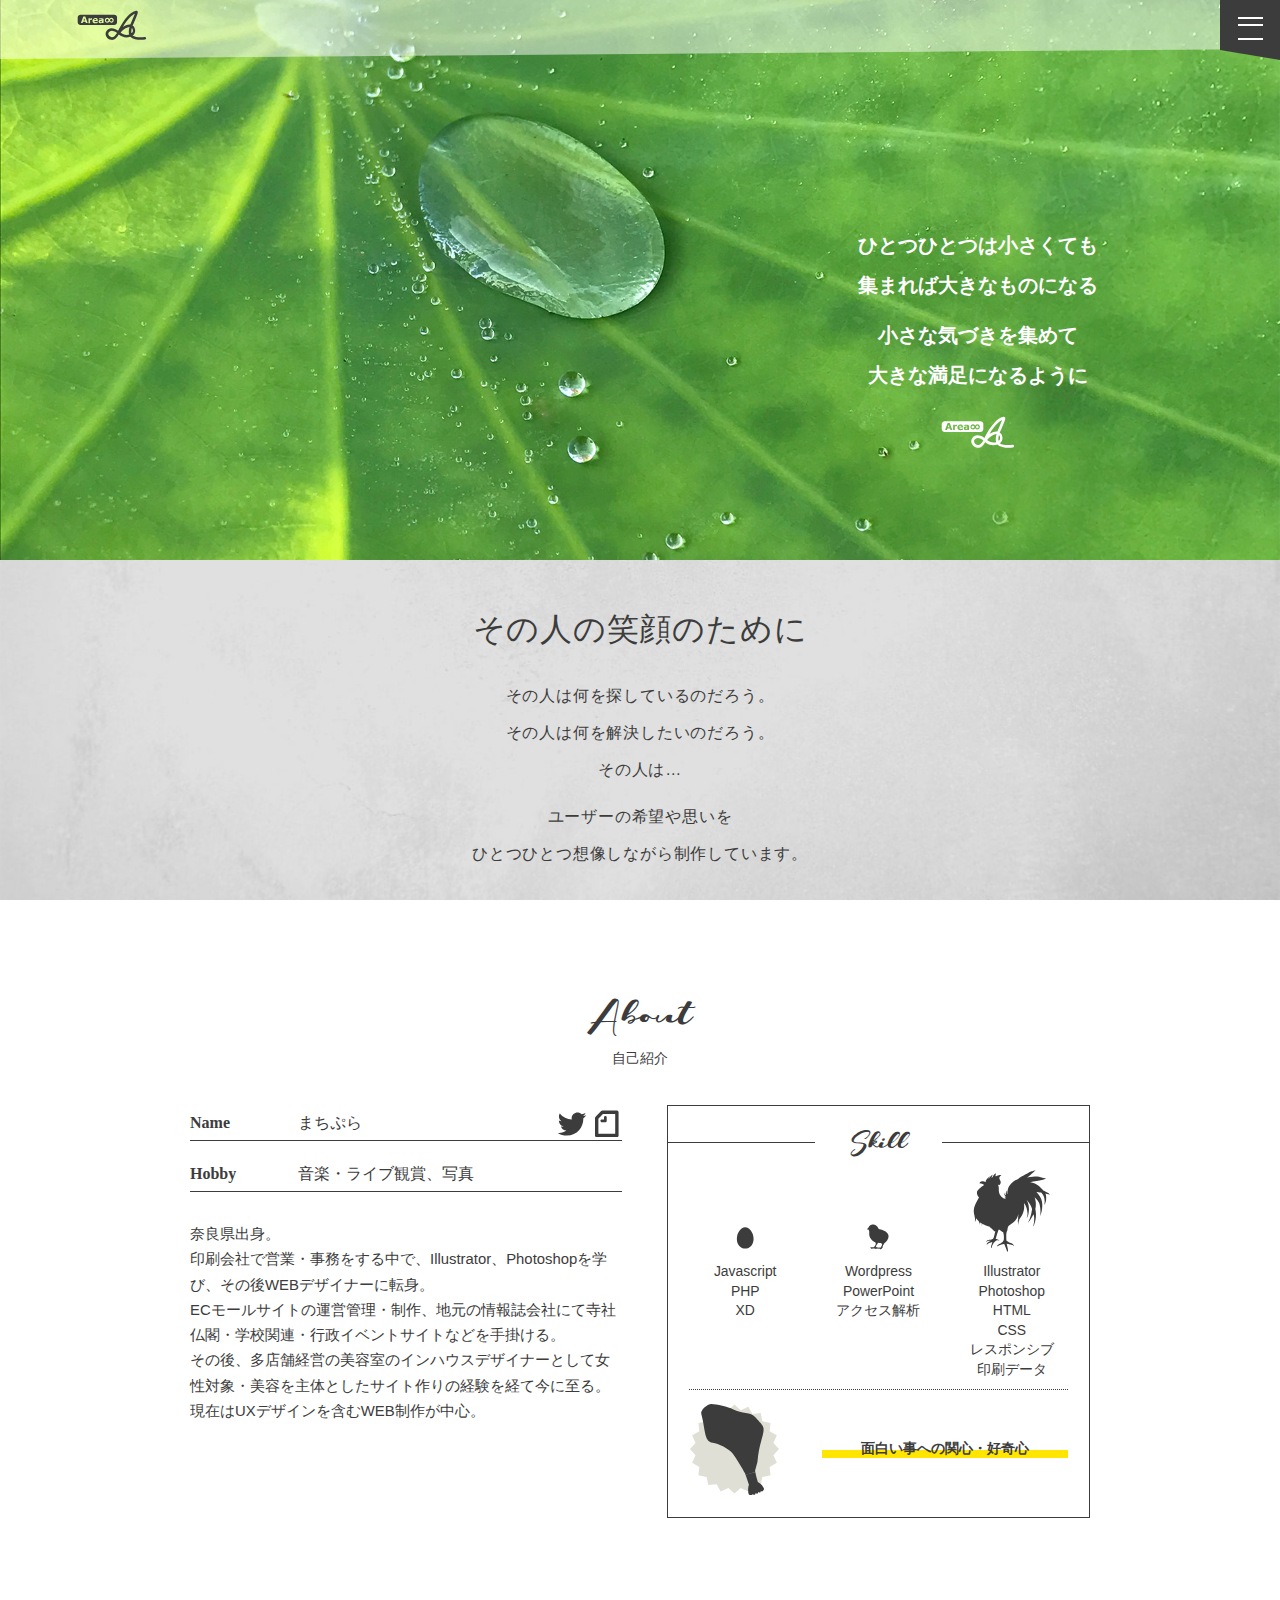
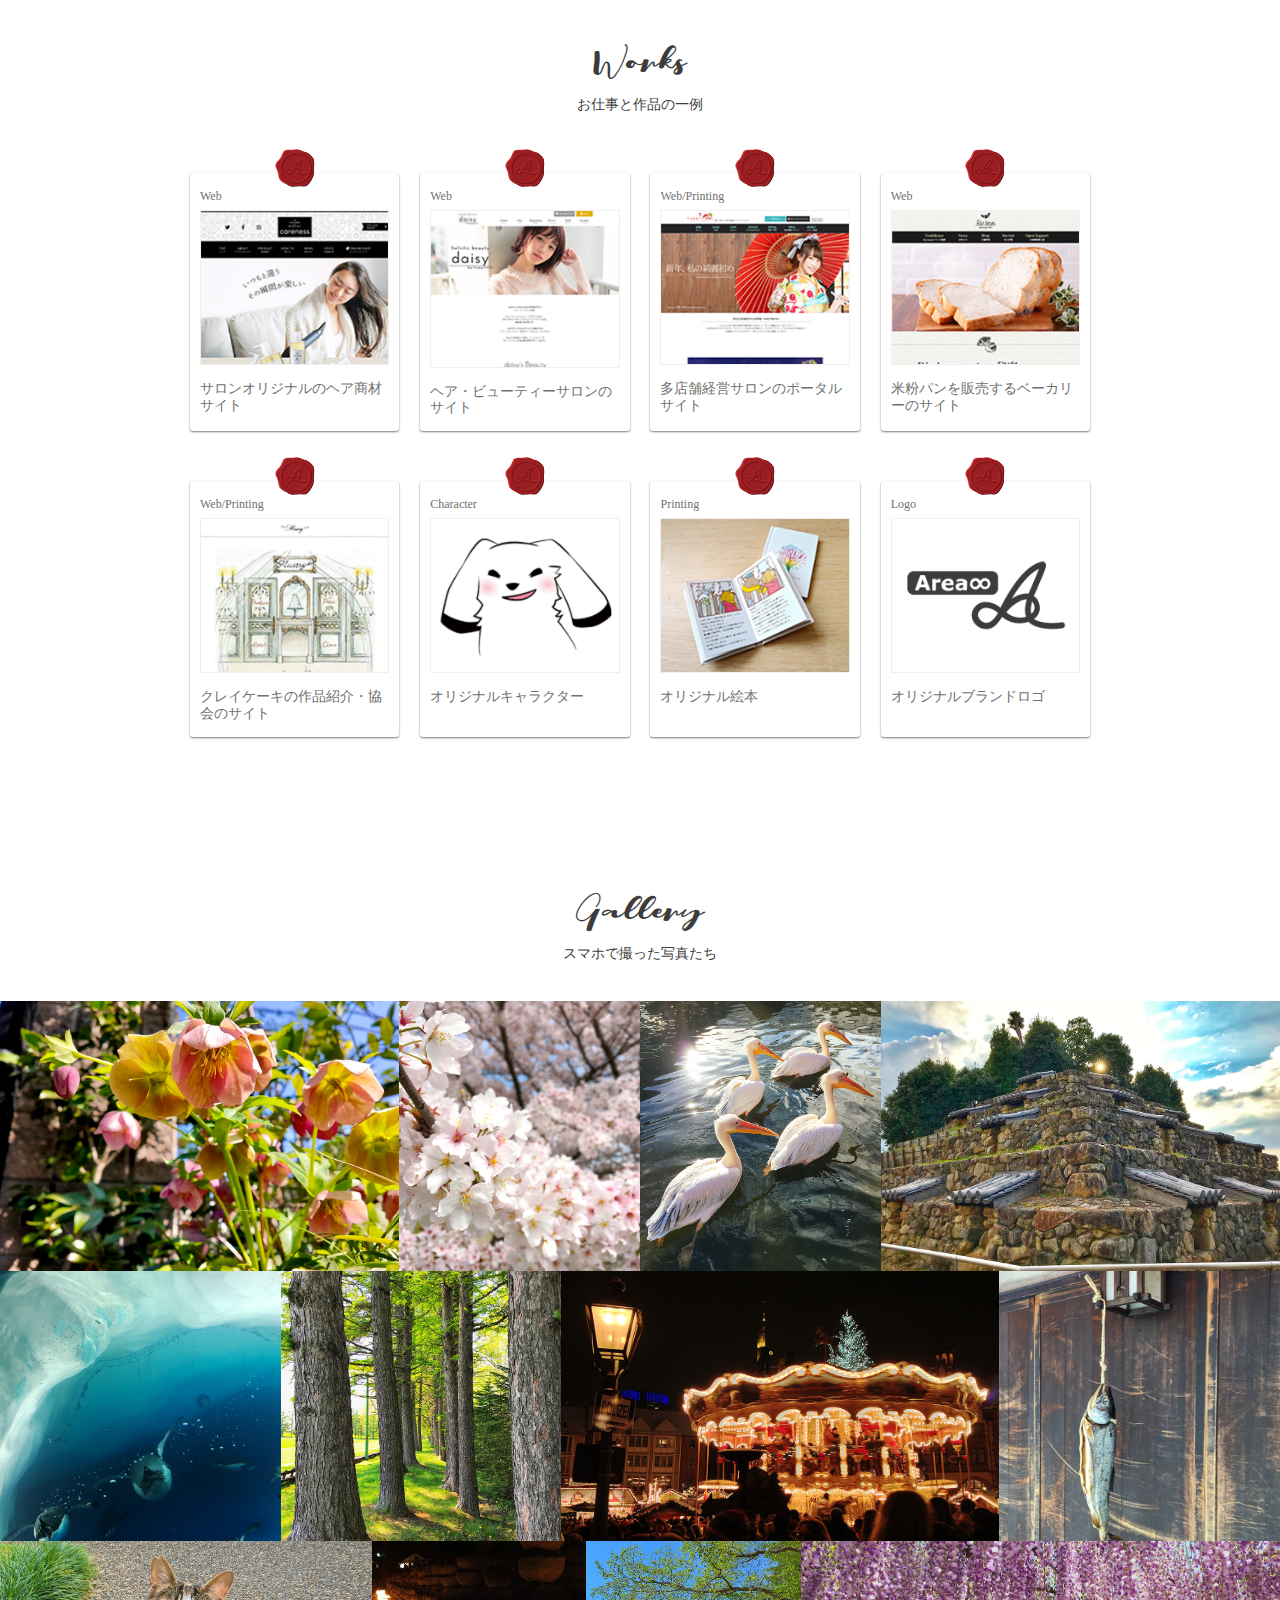
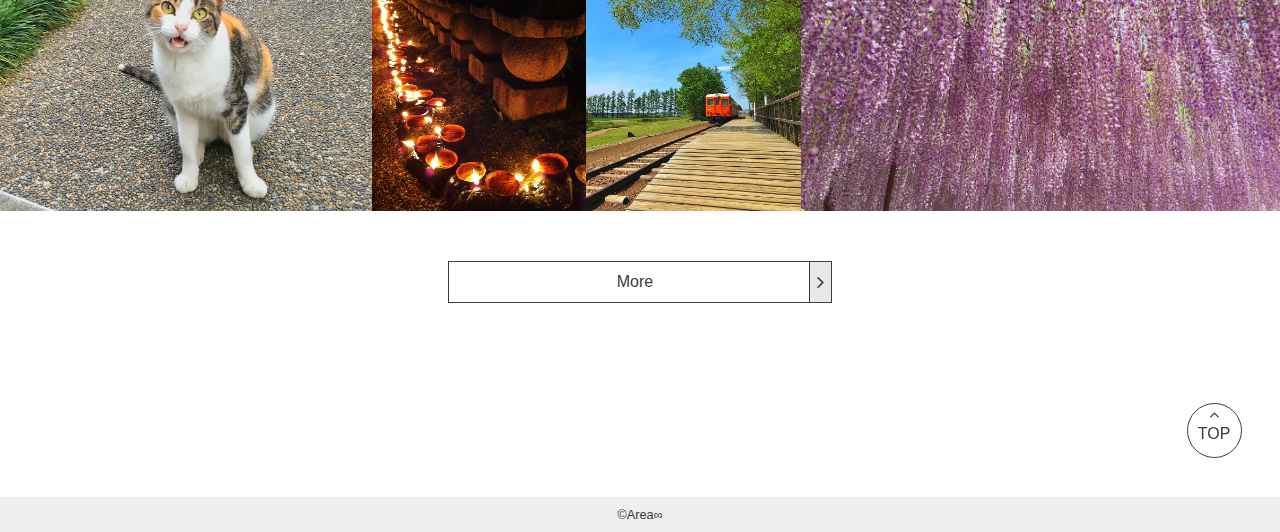
<file: docs/index.html>
<!DOCTYPE html>
<html dir='ltr' itemtype='http://schema.org/WebPage' lang='ja' xmlns='http://www.w3.org/1999/xhtml'>
<head>
<title>Area∞</title>
<meta content='text/html; charset=UTF-8' http-equiv='Content-Type'>
<meta content='width=device-width, height=device-height, minimum-scale=1.0, initial-scale=1.0, user-scalable=0' name='viewport'>
<meta name='description' content='まちぷらのポートフォリオサイト「Area∞」'>
<meta property='og:title' content='Area∞'>
<meta property='og:type' content='website'>
<meta property='og:locale' content='ja_JP'>
<meta property='og:url' content='https://machipura.github.io/area8/'>
<meta property='og:image' content='https://machipura.github.io/area8/img/og_top.jpg'>
<meta property='og:site_name' content='Area∞'>
<meta name='twitter:card' content='summary_large_image'>
<meta name='twitter:creator' content='@machi_pura_3po'>
<link rel="stylesheet" href="https://stackpath.bootstrapcdn.com/bootstrap/4.4.1/css/bootstrap.min.css" integrity="sha384-Vkoo8x4CGsO3+Hhxv8T/Q5PaXtkKtu6ug5TOeNV6gBiFeWPGFN9MuhOf23Q9Ifjh" crossorigin="anonymous">
<link rel='stylesheet' href='css/style.css' media='all'>
<link rel="shortcut icon" type="image/x-icon" href="./favicon.svg">
<!--[if IE]> <script> (function() { var html5 = ("abbr,article,aside,audio,canvas,datalist,details," + "figure,footer,header,hgroup,mark,menu,meter,nav,output," + "progress,section,time,video").split(','); for (var i = 0; i < html5.length; i++) { document.createElement(html5[i]); } try { document.execCommand('BackgroundImageCache', false, true); } catch(e) {} })(); </script> <![endif]-->
<base target='_self'/>
<!-- GTM -->
<script>(function(w,d,s,l,i){w[l]=w[l]||[];w[l].push({'gtm.start':
new Date().getTime(),event:'gtm.js'});var f=d.getElementsByTagName(s)[0],
j=d.createElement(s),dl=l!='dataLayer'?'&l='+l:'';j.async=true;j.src=
'https://www.googletagmanager.com/gtm.js?id='+i+dl;f.parentNode.insertBefore(j,f);
})(window,document,'script','dataLayer','GTM-MZ39MJR');</script>
<!-- /GTM -->
</head>
<body id="top">
<!-- GTM -->
<noscript><iframe src="https://www.googletagmanager.com/ns.html?id=GTM-MZ39MJR"
height="0" width="0" style="display:none;visibility:hidden"></iframe></noscript>
<!-- /GTM -->
<header>
  <div id="siteid"><a href="./"><img src="img/logo_area8.svg"></a></div>
  <div class="l-drawer">
    <input class="l-drawer__checkbox" id="movecheck" type="checkbox">
    <label class="l-drawer__icon" for="movecheck"><span class="l-drawer__icon-parts"></span></label>
    <label class="l-drawer__overlay" for="movecheck"></label>
    <nav class="l-drawer__menu"><ul><li><a href="#about">About</a></li><li><a href="works/">Works</a></li><li><a href="gallery/">Gallery</a></li><li><a href="https://forms.gle/WQC3BnGyMewmPdoa6">Contact</a></li></ul></nav>
  </div>
</header>
<div id="mainvisual">
  <div class="intro"><p class="intro__text">ひとつひとつは小さくても<br>集まれば大きなものになる</p><p class="intro__text">小さな気づきを集めて<br>大きな満足になるように</p><h1 class="intro__siteid"><img src="img/logo_area8_w.svg" alt="Area∞"></h1></div>
</div>
<div id="poricy">
  <h2>その人の笑顔のために</h2><p>その人は何を探しているのだろう。<br>その人は何を解決したいのだろう。<br>その人は…</p><p>ユーザーの希望や思いを<br>ひとつひとつ想像しながら制作しています。</p>
</div>

<section id="about">
  <h2 class="section__title"><span>About</span>自己紹介</h2>
  <div class="l-about">
  <div class="about__profile"><dl><dt>Name</dt><dd>まちぷら<ul class="sns"><li><a href="https://twitter.com/machi_pura_3po" target="_blank" rel="noopener"><img src="img/icon_twitter.svg" alt="Twitter"></a></li><li><a href="https://note.com/area8" target="_blank" rel="noopener"><img src="img/icon_note.svg" alt="Note"></a></li></ul></dd><dt>Hobby</dt><dd>音楽・ライブ観賞、写真</dd></dl>
    <div class="about__history">奈良県出身。<br>印刷会社で営業・事務をする中で、Illustrator、Photoshopを学び、その後WEBデザイナーに転身。<br>ECモールサイトの運営管理・制作、地元の情報誌会社にて寺社仏閣・学校関連・行政イベントサイトなどを手掛ける。<br>その後、多店舗経営の美容室のインハウスデザイナーとして女性対象・美容を主体としたサイト作りの経験を経て今に至る。<br>現在はUXデザインを含むWEB制作が中心。</div>
  </div>
  <div class="about__skill">
    <h3>Skill</h3>
    <ul class="skill-list"><li class="skill-list__step"><span><img src="img/icon_egg.svg" alt="たまごレベル"></span><ul><li>Javascript</li><li>PHP</li><li>XD</li></ul></li><li class="skill-list__step"><span><img src="img/icon_chick.svg" alt="ひよこレベル"></span><ul><li>Wordpress</li><li>PowerPoint</li><li>アクセス解析</li></ul></li><li class="skill-list__step"><span><img src="img/icon_adult-bird.svg" alt="大人レベル"></span><ul><li>Illustrator</li><li>Photoshop</li><li>HTML</li><li>CSS</li><li>レスポンシブ</li><li>印刷データ</li></ul></li>
      <li class="skill-list__other">
        <p class="skill-list__other-img"><img src="img/icon_chickenleg.svg" alt="鶏ももレベル"><svg xmlns="http://www.w3.org/2000/svg" viewBox="0 0 200 215"><defs><style>.cls-1{fill:#e0dfd5}</style></defs><title>chickenleg</title><g id="chickenleg"><polygon class="cls-1" points="200.06 109.06 187.63 122.78 195.24 139.66 179.17 148.85 181.15 167.25 163.03 171.03 159.26 189.15 140.86 187.17 131.66 203.23 114.79 195.63 101.07 208.05 87.35 195.63 70.47 203.23 61.28 187.17 42.88 189.15 39.1 171.03 20.98 167.25 22.97 148.85 6.9 139.66 14.5 122.78 2.08 109.06 14.5 95.35 6.9 78.47 22.97 69.28 20.98 50.88 39.1 47.1 42.88 28.98 61.28 30.96 70.47 14.9 87.35 22.5 101.07 10.08 114.79 22.5 131.66 14.9 140.86 30.96 159.26 28.98 163.03 47.1 181.15 50.88 179.17 69.28 195.24 78.47 187.63 95.35 200.06 109.06"/></g></svg></p>
        <div class="skill-list__other-text">面白い事への関心・好奇心</div>
      </li>
    </ul>
  </div>
</div>
</section>
<section id="works">
  <h2 class="section__title"><span>Works</span>お仕事と作品の一例</h2>
  <ul class="worklist">
  <a href="works/file01.html"><li><span>Web</span><p class="worklist__img"><img src="img/index_careness.png" alt="careness"></p><p class="worklist__text">サロンオリジナルのヘア商材サイト</p></li></a>
  <a href="works/file02.html"><li><span>Web</span><p class="worklist__img"><img src="img/index_daisy.png" alt="daisy by happiness"></p><p class="worklist__text">ヘア・ビューティーサロンのサイト</p></li></a>
  <a href="works/file03.html"><li><span>Web/Printing</span><p class="worklist__img"><img src="img/index_happiness.png" alt="hairmake happiness"></p><p class="worklist__text">多店舗経営サロンのポータルサイト</p></li></a>
  <a href="works/file04.html"><li><span>Web</span><p class="worklist__img"><img src="img/index_rizbrun.png" alt="Riz Brun"></p><p class="worklist__text">米粉パンを販売するベーカリーのサイト</p></li></a>
  <a href="works/file05.html"><li><span>Web/Printing</span><p class="worklist__img"><img src="img/index_musery.png" alt="Musery"></p><p class="worklist__text">クレイケーキの作品紹介・協会のサイト</p></li></a>
  <a href="works/file06.html"><li><span>Character</span><p class="worklist__img"><img src="img/index_character.png" alt="オリジナルキャラクター"></p><p class="worklist__text">オリジナルキャラクター</p></li></a>
  <a href="works/file07.html"><li><span>Printing</span><p class="worklist__img"><img src="img/index_mbook.png" alt="オリジナル絵本（豆本）"></p><p class="worklist__text">オリジナル絵本</p></li></a>
  <a href="works/file08.html"><li><span>Logo</span><p class="worklist__img"><img src="img/index_logo.png" alt="オリジナルブランドロゴ「Area∞」"></p><p class="worklist__text">オリジナルブランドロゴ</p></li></a>
</ul>
</section>

<section id="gallery">
  <h2 class="section__title"><span>Gallery</span>スマホで撮った写真たち</h2>
  <ul>
    <li><a href="#photoview74"><img src="img/gallery/img_gallery74.jpg" class="lazyload"></a>
      <div class="modal-wrapper" id="photoview74"><a href="#!" class="modal-overlay"></a>
      <div class="modal-content">
        <div class="modal-body"><img src="img/gallery/img_gallery74.jpg"></div>
        <a href="#!" class="modal-close">×</a>
      </div>
      </div>
    </li>
    <li><a href="#photoview2"><img src="img/gallery/img_gallery2.jpg" class="lazyload"></a>
      <div class="modal-wrapper" id="photoview2"><a href="#!" class="modal-overlay"></a>
      <div class="modal-content">
        <div class="modal-body"><img src="img/gallery/img_gallery2.jpg"></div>
        <a href="#!" class="modal-close">×</a>
      </div>
      </div>
    </li>
    <li><a href="#photoview3"><img src="img/gallery/img_gallery3.jpg" class="lazyload"></a>
      <div class="modal-wrapper" id="photoview3"><a href="#!" class="modal-overlay"></a>
        <div class="modal-content">
        <div class="modal-body"><img src="img/gallery/img_gallery3.jpg"></div>
        <a href="#!" class="modal-close">×</a>
      </div>
      </div>
    </li>
    <li><a href="#photoview4"><img src="img/gallery/img_gallery4.jpg" class="lazyload"></a>
      <div class="modal-wrapper" id="photoview4"><a href="#!" class="modal-overlay"></a>
        <div class="modal-content">
        <div class="modal-body"><img src="img/gallery/img_gallery4.jpg"></div>
        <a href="#!" class="modal-close">×</a>
      </div>
      </div>
    </li>
    <li><a href="#photoview20"><img src="img/gallery/img_gallery20.jpg" class="lazyload"></a>
      <div class="modal-wrapper" id="photoview20"><a href="#!" class="modal-overlay"></a>
        <div class="modal-content">
        <div class="modal-body"><img src="img/gallery/img_gallery20.jpg"></div>
        <a href="#!" class="modal-close">×</a>
      </div>
      </div>
    </li>
    <li><a href="#photoview21"><img src="img/gallery/img_gallery21.jpg" class="lazyload"></a>
      <div class="modal-wrapper" id="photoview21"><a href="#!" class="modal-overlay"></a>
        <div class="modal-content">
        <div class="modal-body"><img src="img/gallery/img_gallery21.jpg"></div>
        <a href="#!" class="modal-close">×</a>
      </div>
      </div>
    </li>
    <li><a href="#photoview64"><img src="img/gallery/img_gallery64.jpg" class="lazyload"></a>
      <div class="modal-wrapper" id="photoview64"><a href="#!" class="modal-overlay"></a>
        <div class="modal-content">
        <div class="modal-body"><img src="img/gallery/img_gallery64.jpg"></div>
        <a href="#!" class="modal-close">×</a>
      </div>
      </div>
    </li>
    <li><a href="#photoview8"><img src="img/gallery/img_gallery8.jpg" class="lazyload"></a>
      <div class="modal-wrapper" id="photoview8"><a href="#!" class="modal-overlay"></a>
        <div class="modal-content">
        <div class="modal-body"><img src="img/gallery/img_gallery8.jpg"></div>
        <a href="#!" class="modal-close">×</a>
      </div>
      </div>
    </li>
    <li><a href="#photoview9"><img src="img/gallery/img_gallery9.jpg" class="lazyload"></a>
      <div class="modal-wrapper" id="photoview9"><a href="#!" class="modal-overlay"></a>
        <div class="modal-content">
        <div class="modal-body"><img src="img/gallery/img_gallery9.jpg"></div>
        <a href="#!" class="modal-close">×</a>
      </div>
      </div>
    </li>
    <li><a href="#photoview72"><img src="img/gallery/img_gallery72.jpg" class="lazyload"></a>
      <div class="modal-wrapper" id="photoview72"><a href="#!" class="modal-overlay"></a>
        <div class="modal-content">
        <div class="modal-body"><img src="img/gallery/img_gallery72.jpg"></div>
        <a href="#!" class="modal-close">×</a>
      </div>
      </div>
    </li>
    <li><a href="#photoview18"><img src="img/gallery/img_gallery18.jpg" class="lazyload"></a>
      <div class="modal-wrapper" id="photoview18"><a href="#!" class="modal-overlay"></a>
        <div class="modal-content">
        <div class="modal-body"><img src="img/gallery/img_gallery18.jpg"></div>
        <a href="#!" class="modal-close">×</a>
      </div>
      </div>
    </li>
    <li><a href="#photoview33"><img src="img/gallery/img_gallery33.jpg" class="lazyload"></a>
      <div class="modal-wrapper" id="photoview33"><a href="#!" class="modal-overlay"></a>
        <div class="modal-content">
        <div class="modal-body"><img src="img/gallery/img_gallery33.jpg"></div>
        <a href="#!" class="modal-close">×</a>
      </div>
      </div>
    </li>
  </ul>
    <p class="more"><a href="gallery/">More</a></p>
</section>

<div class="totop"><a href="#top" class="totop__button">TOP</a></div>

<footer><p>&copy;Area∞</p></footer>
<script src="https://stackpath.bootstrapcdn.com/bootstrap/4.4.1/js/bootstrap.min.js" integrity="sha384-wfSDF2E50Y2D1uUdj0O3uMBJnjuUD4Ih7YwaYd1iqfktj0Uod8GCExl3Og8ifwB6" crossorigin="anonymous"></script>
</body>
</html>
</file>
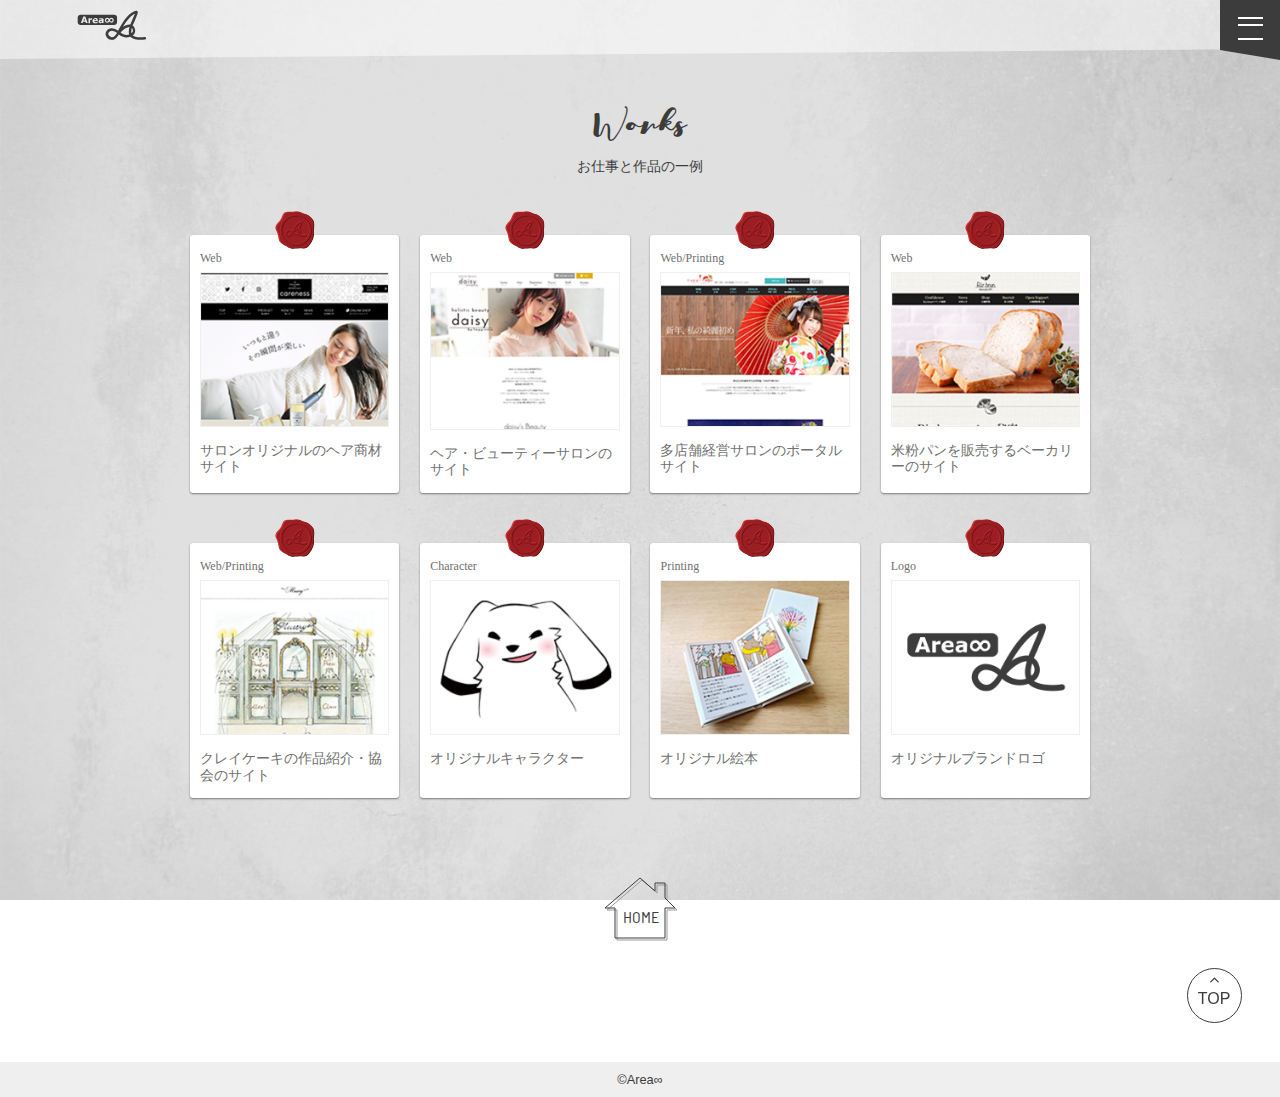
<file: docs/works/index.html>
<!DOCTYPE html>
<html dir='ltr' itemscope='' itemtype='http://schema.org/WebPage' lang='ja' xmlns='http://www.w3.org/1999/xhtml'>
<head>
<title>Works【Area∞】</title>
<meta content='text/html; charset=UTF-8' http-equiv='Content-Type'>
<meta content='width=device-width, height=device-height, minimum-scale=1.0, initial-scale=1.0, user-scalable=0' name='viewport'>
<meta name='description' content='まちぷらが制作したサイトや印刷物などの一部をご案内します。'>
<meta property='og:title' content='Works【Area∞】'>
<meta property='og:type' content='article'>
<meta property='og:locale' content='ja_JP'>
<meta property='og:url' content='https://machipura.github.io/area8/works/'>
<meta property='og:image' content='https://machipura.github.io/area8/img/og_works.jpg'>
<meta property='og:site_name' content='Area∞'>
<meta name='twitter:card' content='summary_large_image'>
<meta name='twitter:creator' content='@machi_pura_3po'>
<link rel="stylesheet" href="https://stackpath.bootstrapcdn.com/bootstrap/4.4.1/css/bootstrap.min.css" integrity="sha384-Vkoo8x4CGsO3+Hhxv8T/Q5PaXtkKtu6ug5TOeNV6gBiFeWPGFN9MuhOf23Q9Ifjh" crossorigin="anonymous">
<link rel='stylesheet' href='../css/style.css' media='all'>
<link rel="shortcut icon" type="image/x-icon" href="../favicon.svg">
<!--[if IE]> <script> (function() { var html5 = ("abbr,article,aside,audio,canvas,datalist,details," + "figure,footer,header,hgroup,mark,menu,meter,nav,output," + "progress,section,time,video").split(','); for (var i = 0; i < html5.length; i++) { document.createElement(html5[i]); } try { document.execCommand('BackgroundImageCache', false, true); } catch(e) {} })(); </script> <![endif]-->
<base target='_self'/>
<!-- GTM -->
<script>(function(w,d,s,l,i){w[l]=w[l]||[];w[l].push({'gtm.start':
new Date().getTime(),event:'gtm.js'});var f=d.getElementsByTagName(s)[0],
j=d.createElement(s),dl=l!='dataLayer'?'&l='+l:'';j.async=true;j.src=
'https://www.googletagmanager.com/gtm.js?id='+i+dl;f.parentNode.insertBefore(j,f);
})(window,document,'script','dataLayer','GTM-MZ39MJR');</script>
<!-- /GTM -->
</head>
<body id="lh">
  <!-- GTM -->
<noscript><iframe src="https://www.googletagmanager.com/ns.html?id=GTM-MZ39MJR"
height="0" width="0" style="display:none;visibility:hidden"></iframe></noscript>
<!-- /GTM -->
<header>
    <div id="siteid"><a href="../"><img src="../img/logo_area8.svg"></a></div>
    <div class="l-drawer">
      <input class="l-drawer__checkbox" id="movecheck" type="checkbox">
      <label class="l-drawer__icon" for="movecheck"><span class="l-drawer__icon-parts"></span></label>
      <label class="l-drawer__overlay" for="movecheck"></label>
      <nav class="l-drawer__menu"><ul><li><a href="../#about">About</a></li><li><a href="./">Works</a></li><li><a href="../gallery">Gallery</a></li><li><a href="https://forms.gle/WQC3BnGyMewmPdoa6">Contact</a></li></ul></nav>
    </div>
  </header>
<section id="works">
  <h2 class="section__title"><span>Works</span>お仕事と作品の一例</h2>
  <ul class="worklist">
    <a href="file01.html"><li><span>Web</span><p class="worklist__img"><img src="../img/index_careness.png" alt="careness"></p><p class="worklist__text">サロンオリジナルのヘア商材サイト</p></li></a>
    <a href="file02.html"><li><span>Web</span><p class="worklist__img"><img src="../img/index_daisy.png" alt="daisy by happiness"></p><p class="worklist__text">ヘア・ビューティーサロンのサイト</p></li></a>
    <a href="file03.html"><li><span>Web/Printing</span><p class="worklist__img"><img src="../img/index_happiness.png" alt="hairmake happiness"></p><p class="worklist__text">多店舗経営サロンのポータルサイト</p></li></a>
    <a href="file04.html"><li><span>Web</span><p class="worklist__img"><img src="../img/index_rizbrun.png" alt="Riz Brun"></p><p class="worklist__text">米粉パンを販売するベーカリーのサイト</p></li></a>
    <a href="file05.html"><li><span>Web/Printing</span><p class="worklist__img"><img src="../img/index_musery.png" alt="Musery"></p><p class="worklist__text">クレイケーキの作品紹介・協会のサイト</p></li></a>
    <a href="file06.html"><li><span>Character</span><p class="worklist__img"><img src="../img/index_character.png" alt="オリジナルキャラクター"></p><p class="worklist__text">オリジナルキャラクター</p></li></a>
    <a href="file07.html"><li><span>Printing</span><p class="worklist__img"><img src="../img/index_mbook.png" alt="オリジナル絵本（豆本）"></p><p class="worklist__text">オリジナル絵本</p></li></a>
    <a href="file08.html"><li><span>Logo</span><p class="worklist__img"><img src="../img/index_logo.png" alt="オリジナルブランドロゴ「Area∞」"></p><p class="worklist__text">オリジナルブランドロゴ</p></li></a>
  </ul>
</section>
<div class="tohome"><a href="../"><svg width="72" height="72" viewBox="0 0 72 72" xmlns="http://www.w3.org/2000/svg">
  <path d="M 0 35 L 35 5 M 50 18 L 35 5 M 50 18 V 10 H 60 V 25 L 70 35 H 60 V 65 H 10 V 35 H 0" stroke-width="1" stroke="#999" fill="none" transform="translate(2,2)"></path>
  <path d="M 0 35 L 35 5 M 50 18 L 35 5 M 50 18 V 10 H 60 V 25 L 70 35 H 60 V 65 H 10 V 35 H 0" stroke-width="1" stroke="#3c3c3c" fill="none"></path></svg><span>HOME</span></a></div>
<div class="totop"><a href="#top" class="totop__button">TOP</a></div>
<footer><p>&copy;Area∞</p></footer>
<script src="https://stackpath.bootstrapcdn.com/bootstrap/4.4.1/js/bootstrap.min.js" integrity="sha384-wfSDF2E50Y2D1uUdj0O3uMBJnjuUD4Ih7YwaYd1iqfktj0Uod8GCExl3Og8ifwB6" crossorigin="anonymous"></script>
</body>
</html>
</file>
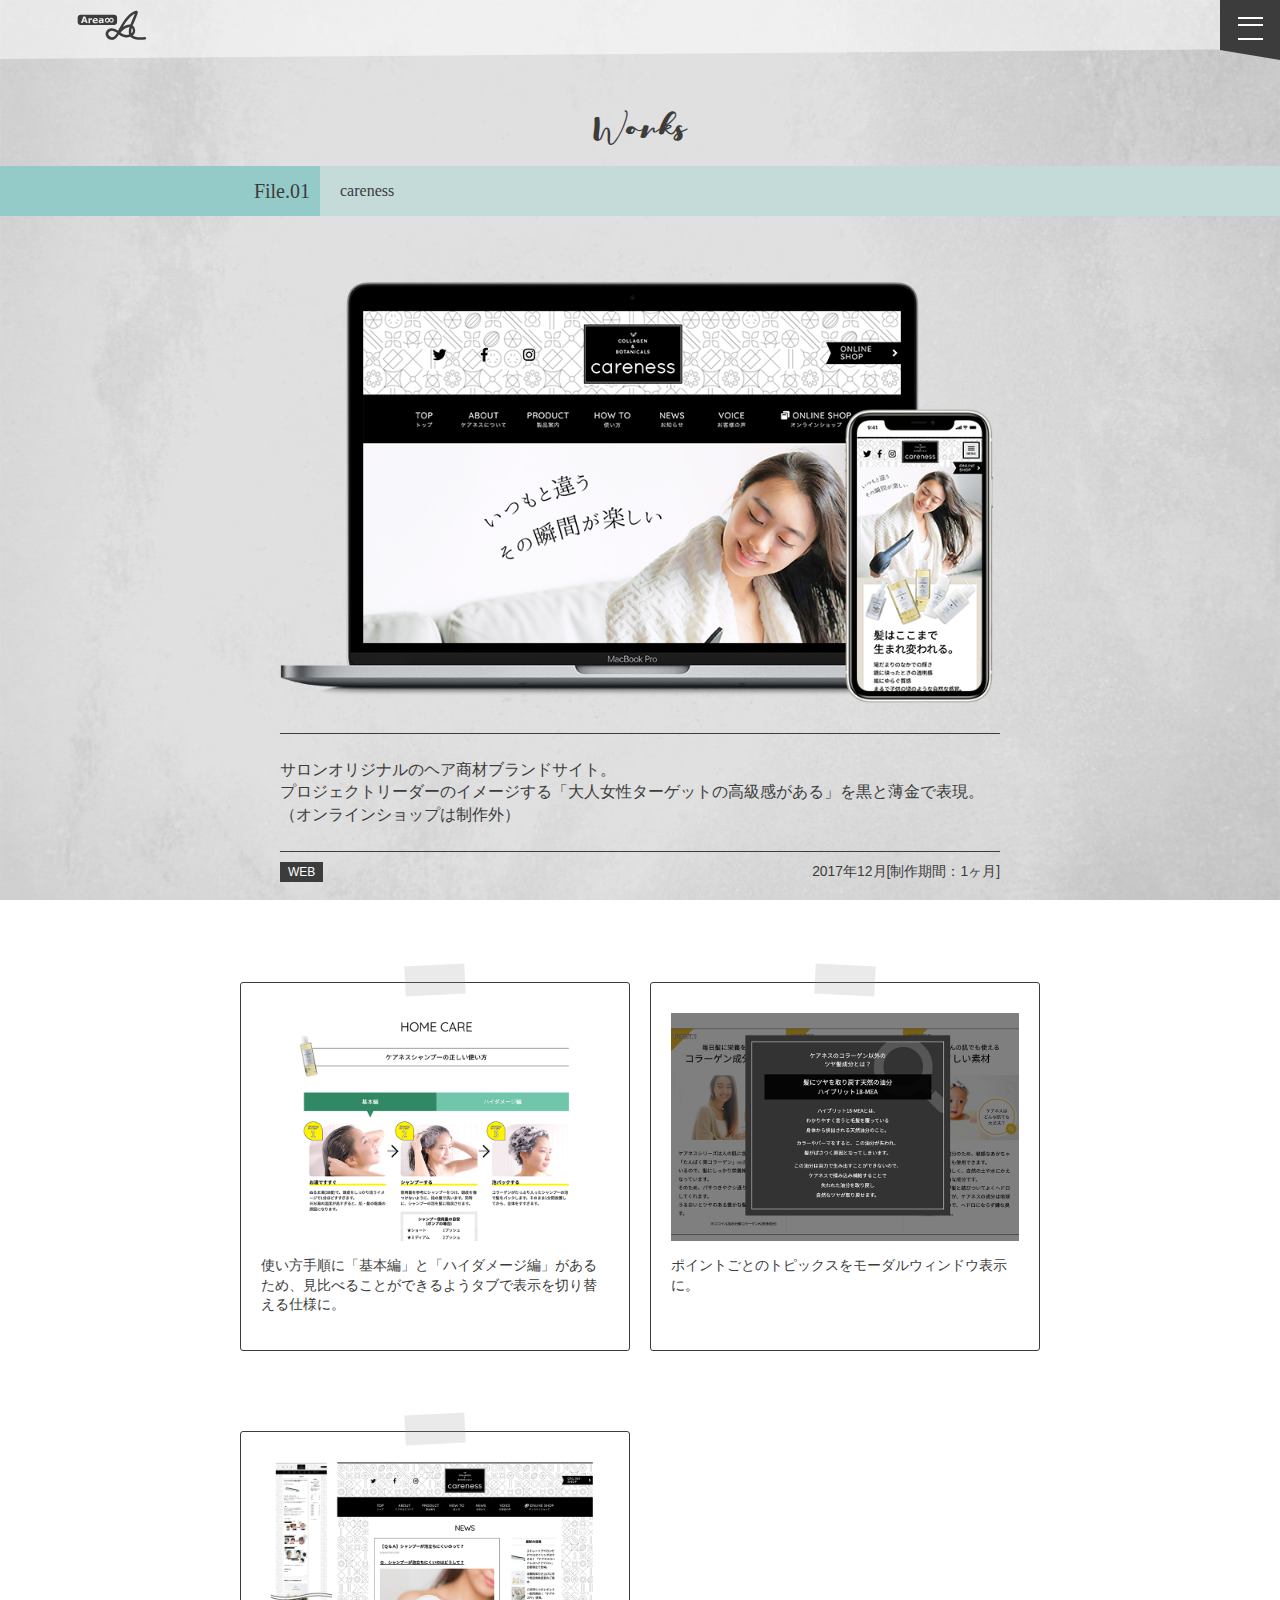
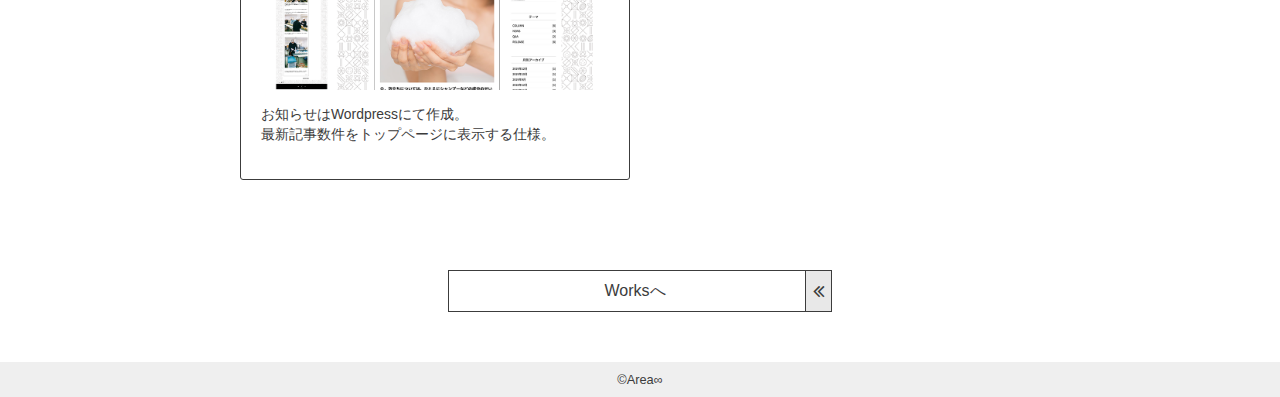
<file: docs/works/file01.html>
<!DOCTYPE html>
<html dir='ltr' itemscope='' itemtype='http://schema.org/WebPage' lang='ja' xmlns='http://www.w3.org/1999/xhtml'>
<head>
<title>File.01[Web]｜Works【Area∞】</title>
<meta content='text/html; charset=UTF-8' http-equiv='Content-Type'>
<meta content='width=device-width, height=device-height, minimum-scale=1.0, initial-scale=1.0, user-scalable=0' name='viewport'>
<meta name='description' content='まちぷらがお仕事で制作したサイト「careness」について。'>
<meta property='og:title' content='File.01[Web]｜Works【Area∞】'>
<meta property='og:type' content='article'>
<meta property='og:locale' content='ja_JP'>
<meta property='og:url' content='https://machipura.github.io/area8/works/file01.html'>
<meta property='og:image' content='https://machipura.github.io/area8/img/og_works1.jpg'>
<meta property='og:site_name' content='Area∞'>
<meta name='twitter:card' content='summary_large_image'>
<meta name='twitter:creator' content='@machi_pura_3po'>
<link rel="stylesheet" href="https://stackpath.bootstrapcdn.com/bootstrap/4.4.1/css/bootstrap.min.css" integrity="sha384-Vkoo8x4CGsO3+Hhxv8T/Q5PaXtkKtu6ug5TOeNV6gBiFeWPGFN9MuhOf23Q9Ifjh" crossorigin="anonymous">
<link rel='stylesheet' href='../css/style.css' media='all'>
<link rel="shortcut icon" type="image/x-icon" href="../favicon.svg">
<!--[if IE]> <script> (function() { var html5 = ("abbr,article,aside,audio,canvas,datalist,details," + "figure,footer,header,hgroup,mark,menu,meter,nav,output," + "progress,section,time,video").split(','); for (var i = 0; i < html5.length; i++) { document.createElement(html5[i]); } try { document.execCommand('BackgroundImageCache', false, true); } catch(e) {} })(); </script> <![endif]-->
<base target='_self'/>
<!-- GTM -->
<script>(function(w,d,s,l,i){w[l]=w[l]||[];w[l].push({'gtm.start':
new Date().getTime(),event:'gtm.js'});var f=d.getElementsByTagName(s)[0],
j=d.createElement(s),dl=l!='dataLayer'?'&l='+l:'';j.async=true;j.src=
'https://www.googletagmanager.com/gtm.js?id='+i+dl;f.parentNode.insertBefore(j,f);
})(window,document,'script','dataLayer','GTM-MZ39MJR');</script>
<!-- /GTM -->
</head>
<body id="lh">
  <!-- GTM -->
<noscript><iframe src="https://www.googletagmanager.com/ns.html?id=GTM-MZ39MJR"
height="0" width="0" style="display:none;visibility:hidden"></iframe></noscript>
<!-- /GTM -->
<header>
    <div id="siteid"><a href="../"><img src="../img/logo_area8.svg"></a></div>
    <div class="l-drawer">
      <input class="l-drawer__checkbox" id="movecheck" type="checkbox">
      <label class="l-drawer__icon" for="movecheck"><span class="l-drawer__icon-parts"></span></label>
      <label class="l-drawer__overlay" for="movecheck"></label>
      <nav class="l-drawer__menu"><ul><li><a href="../#about">About</a></li><li><a href="./">Works</a></li><li><a href="../gallery">Gallery</a></li><li><a href="https://forms.gle/WQC3BnGyMewmPdoa6">Contact</a></li></ul></nav>
    </div>
  </header>
<section id="works">
  <div class="section__title"><span>Works</span></div>
<h1><span class="fileno">File.01</span><span class="workname nolink">careness</span></h1>
<div class="maininfo">
  <p class="maininfo__image"><img src="../img/works/img-main_careness.png" alt="Webサイト「careness」のPC表示とスマートフォン表示"></p>
  <div class="maininfo__info">
    <div class="maininfo__info-text">サロンオリジナルのヘア商材ブランドサイト。<br>プロジェクトリーダーのイメージする「大人女性ターゲットの高級感がある」を黒と薄金で表現。<br>（オンラインショップは制作外）</div>
    <p class="maininfo__info-date"><span class="genre">WEB</span><span class="period">2017年12月[制作期間：1ヶ月]</span></p>
  </div>
</div>
<div class="subinfo">
  <div class="sublist" aria-label="作品解説">
    <ul>
      <li class="sublist__item">
        <div class="sublist__item-img"><img src="../img/works/img_info_careness1.png" alt="表示を「タブ」のクリックで切り替えられる仕様に。"></div>
        <div class="sublist__item-text">使い方手順に「基本編」と「ハイダメージ編」があるため、見比べることができるようタブで表示を切り替える仕様に。</div>
      </li>
      <li class="sublist__item">
        <div class="sublist__item-img"><img src="../img/works/img_info_careness2.png" alt="移動せず表示をさせるためモーダルウィンドウに。"></div>
        <div class="sublist__item-text">ポイントごとのトピックスをモーダルウィンドウ表示に。</div>
      </li>
      <li class="sublist__item">
        <div class="sublist__item-img"><img src="../img/works/img_info_careness3.png" alt="お知らせ部分はwordpressで作成。"></div>
        <div class="sublist__item-text">お知らせはWordpressにて作成。<br>最新記事数件をトップページに表示する仕様。</div>
      </li>
    </ul>
  </div>
</div>
<div class="backbtn"><a href="./">Worksへ</a></div>
</section>
<footer><p>&copy;Area∞</p></footer>
<script src="https://stackpath.bootstrapcdn.com/bootstrap/4.4.1/js/bootstrap.min.js" integrity="sha384-wfSDF2E50Y2D1uUdj0O3uMBJnjuUD4Ih7YwaYd1iqfktj0Uod8GCExl3Og8ifwB6" crossorigin="anonymous"></script>
</body>
</html>
</file>
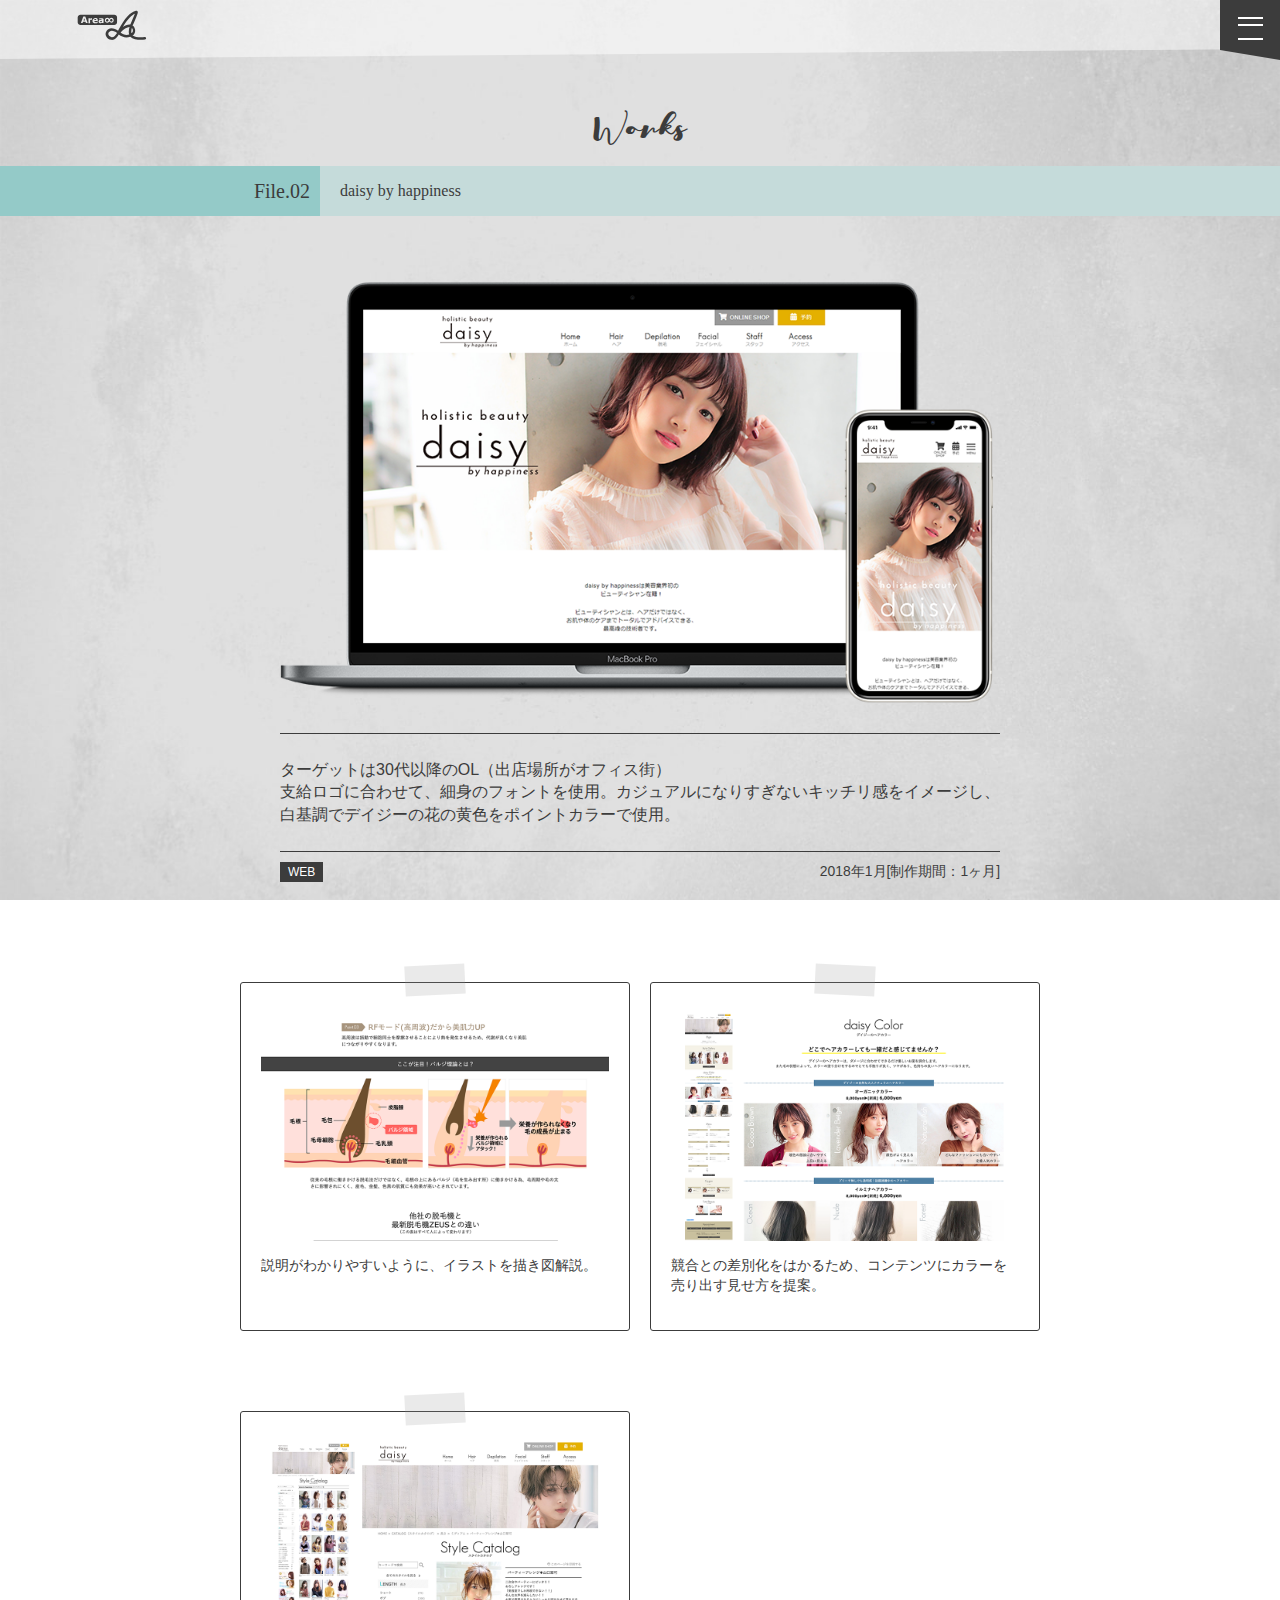
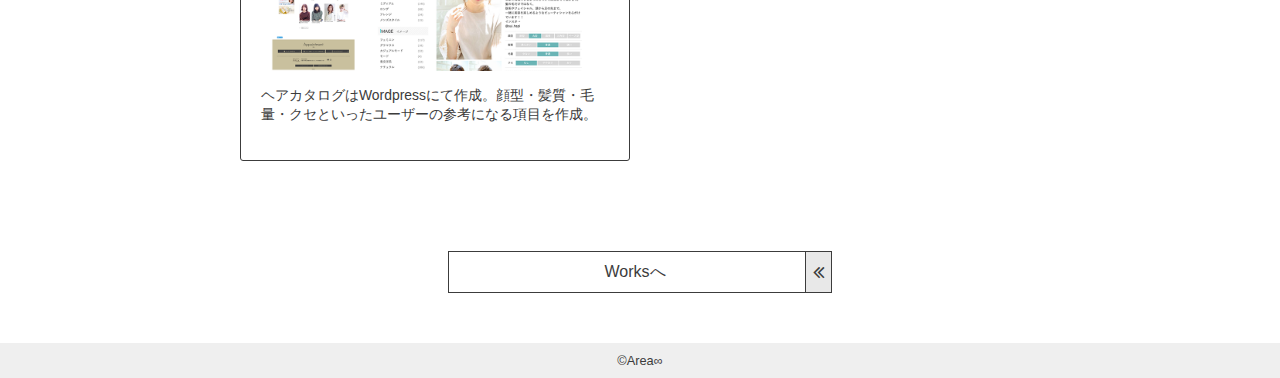
<file: docs/works/file02.html>
<!DOCTYPE html>
<html dir='ltr' itemscope='' itemtype='http://schema.org/WebPage' lang='ja' xmlns='http://www.w3.org/1999/xhtml'>
<head>
<title>File.02[Web]｜Works【Area∞】</title>
<meta content='text/html; charset=UTF-8' http-equiv='Content-Type'>
<meta content='width=device-width, height=device-height, minimum-scale=1.0, initial-scale=1.0, user-scalable=0' name='viewport'>
<meta name='description' content='まちぷらがお仕事で制作したサイト「daisy by happiness」について。'>
<meta property='og:title' content='File.02[Web]｜Works【Area∞】'>
<meta property='og:type' content='article'>
<meta property='og:locale' content='ja_JP'>
<meta property='og:url' content='https://machipura.github.io/area8/works/file02.html'>
<meta property='og:image' content='https://machipura.github.io/area8/img/og_works2.jpg'>
<meta property='og:site_name' content='Area∞'>
<meta name='twitter:card' content='summary_large_image'>
<meta name='twitter:creator' content='@machi_pura_3po'>
<link rel="stylesheet" href="https://stackpath.bootstrapcdn.com/bootstrap/4.4.1/css/bootstrap.min.css" integrity="sha384-Vkoo8x4CGsO3+Hhxv8T/Q5PaXtkKtu6ug5TOeNV6gBiFeWPGFN9MuhOf23Q9Ifjh" crossorigin="anonymous">
<link rel='stylesheet' href='../css/style.css' media='all'>
<link rel="shortcut icon" type="image/x-icon" href="../favicon.svg">
<!--[if IE]> <script> (function() { var html5 = ("abbr,article,aside,audio,canvas,datalist,details," + "figure,footer,header,hgroup,mark,menu,meter,nav,output," + "progress,section,time,video").split(','); for (var i = 0; i < html5.length; i++) { document.createElement(html5[i]); } try { document.execCommand('BackgroundImageCache', false, true); } catch(e) {} })(); </script> <![endif]-->
<base target='_self'/>
<!-- GTM -->
<script>(function(w,d,s,l,i){w[l]=w[l]||[];w[l].push({'gtm.start':
new Date().getTime(),event:'gtm.js'});var f=d.getElementsByTagName(s)[0],
j=d.createElement(s),dl=l!='dataLayer'?'&l='+l:'';j.async=true;j.src=
'https://www.googletagmanager.com/gtm.js?id='+i+dl;f.parentNode.insertBefore(j,f);
})(window,document,'script','dataLayer','GTM-MZ39MJR');</script>
<!-- /GTM -->
</head>
<body id="lh">
  <!-- GTM -->
<noscript><iframe src="https://www.googletagmanager.com/ns.html?id=GTM-MZ39MJR"
height="0" width="0" style="display:none;visibility:hidden"></iframe></noscript>
<!-- /GTM -->
<header>
    <div id="siteid"><a href="../"><img src="../img/logo_area8.svg"></a></div>
    <div class="l-drawer">
      <input class="l-drawer__checkbox" id="movecheck" type="checkbox">
      <label class="l-drawer__icon" for="movecheck"><span class="l-drawer__icon-parts"></span></label>
      <label class="l-drawer__overlay" for="movecheck"></label>
      <nav class="l-drawer__menu"><ul><li><a href="../#about">About</a></li><li><a href="./">Works</a></li><li><a href="../gallery">Gallery</a></li><li><a href="https://forms.gle/WQC3BnGyMewmPdoa6">Contact</a></li></ul></nav>
    </div>
  </header>
<section id="works">
  <div class="section__title"><span>Works</span></div>
<h1><span class="fileno">File.02</span><span class="workname nolink">daisy by happiness<span class="weburl"></span></h1>
<div class="maininfo">
  <p class="maininfo__image"><img src="../img/works/img-main_daisy.png" alt="Webサイト「daisy by happiness」のPC表示とスマートフォン表示"></p>
  <div class="maininfo__info">
    <div class="maininfo__info-text">ターゲットは30代以降のOL（出店場所がオフィス街）<br>支給ロゴに合わせて、細身のフォントを使用。カジュアルになりすぎないキッチリ感をイメージし、白基調でデイジーの花の黄色をポイントカラーで使用。</div>
    <p class="maininfo__info-date"><span class="genre">WEB</span><span class="period">2018年1月[制作期間：1ヶ月]</span></p>
  </div>
</div>
<div class="subinfo">
  <div class="sublist" aria-label="作品解説">
    <ul>
      <li class="sublist__item">
        <div class="sublist__item-img"><img src="../img/works/img_info_daisy1.png" alt="説明はイラストを描いて表示"></div>
        <div class="sublist__item-text">説明がわかりやすいように、イラストを描き図解説。</div>
      </li>
      <li class="sublist__item">
        <div class="sublist__item-img"><img src="../img/works/img_info_daisy2.png" alt="コンテンツ提案"></div>
        <div class="sublist__item-text">競合との差別化をはかるため、コンテンツにカラーを売り出す見せ方を提案。</div>
      </li>
      <li class="sublist__item">
        <div class="sublist__item-img"><img src="../img/works/img_info_daisy3.png" alt="ヘアカタログはwordpressにて作成"></div>
        <div class="sublist__item-text">ヘアカタログはWordpressにて作成。顔型・髪質・毛量・クセといったユーザーの参考になる項目を作成。</div>
      </li>
    </ul>
  </div>
</div>
<div class="backbtn"><a href="./">Worksへ</a></div>
</section>
<footer><p>&copy;Area∞</p></footer>
<script src="https://stackpath.bootstrapcdn.com/bootstrap/4.4.1/js/bootstrap.min.js" integrity="sha384-wfSDF2E50Y2D1uUdj0O3uMBJnjuUD4Ih7YwaYd1iqfktj0Uod8GCExl3Og8ifwB6" crossorigin="anonymous"></script>
</body>
</html>
</file>
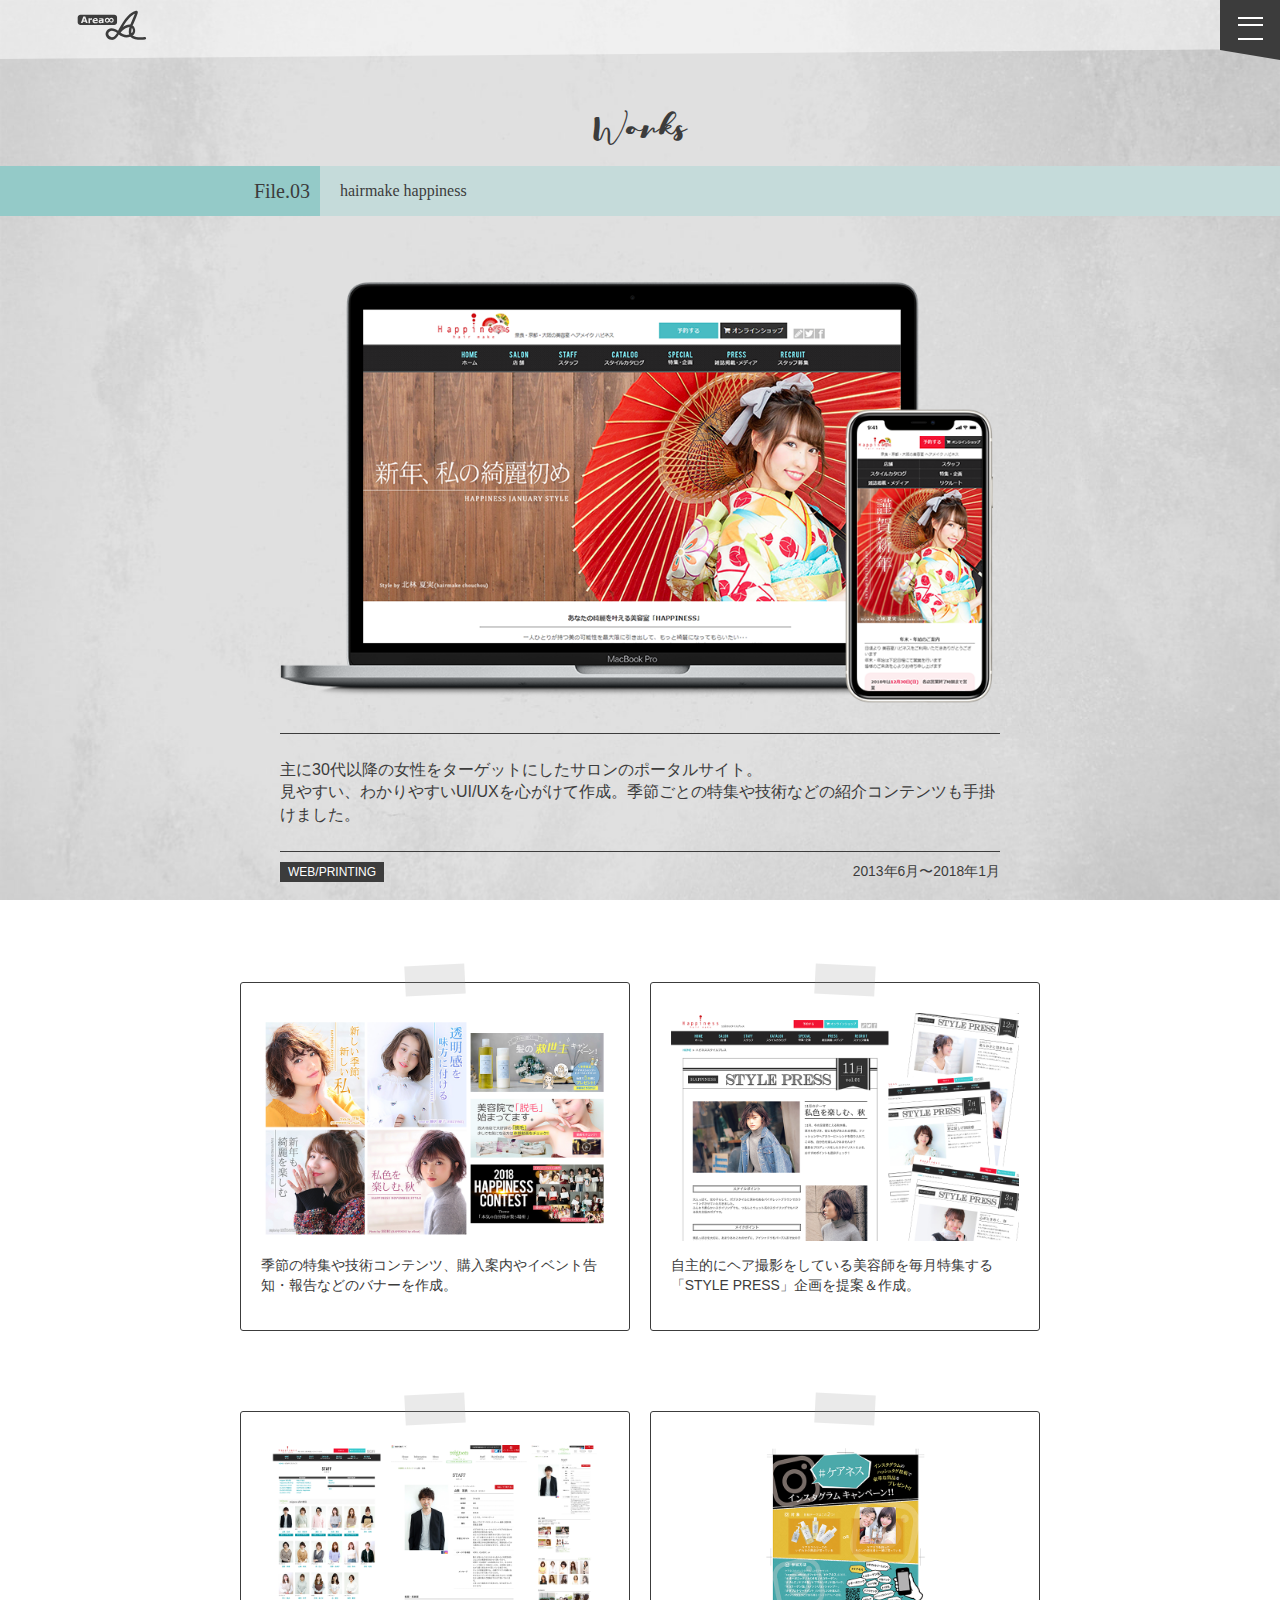
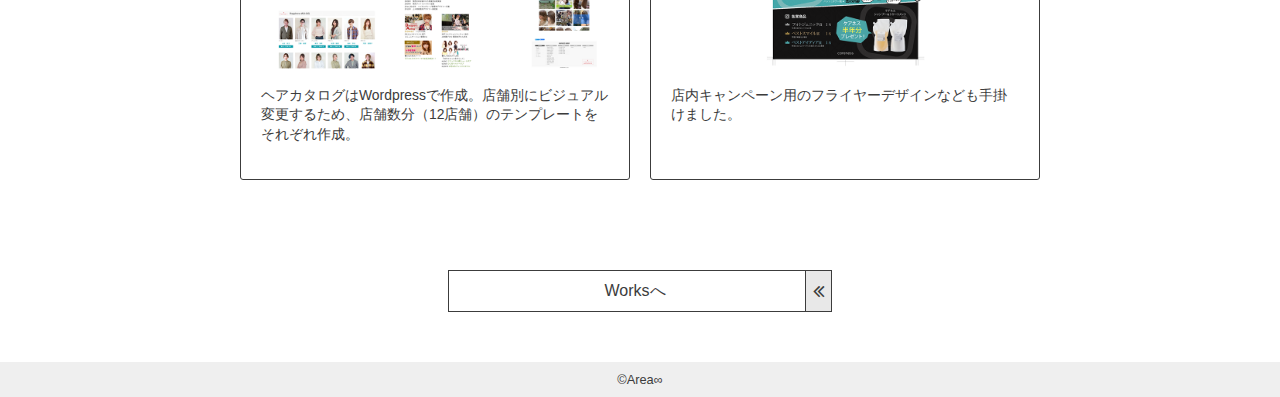
<file: docs/works/file03.html>
<!DOCTYPE html>
<html dir='ltr' itemscope='' itemtype='http://schema.org/WebPage' lang='ja' xmlns='http://www.w3.org/1999/xhtml'>
<head>
<title>File.03[Web/Printing]｜Works【Area∞】</title>
<meta content='text/html; charset=UTF-8' http-equiv='Content-Type'>
<meta content='width=device-width, height=device-height, minimum-scale=1.0, initial-scale=1.0, user-scalable=0' name='viewport'>
<meta name='description' content='まちぷらがお仕事で制作したサイト「hairmake happiness」について。'>
<meta property='og:title' content='File.03[Web/Printing]｜Works【Area∞】'>
<meta property='og:type' content='article'>
<meta property='og:locale' content='ja_JP'>
<meta property='og:url' content='https://machipura.github.io/area8/works/file03.html'>
<meta property='og:image' content='https://machipura.github.io/area8/img/og_works3.jpg'>
<meta property='og:site_name' content='Area∞'>
<meta name='twitter:card' content='summary_large_image'>
<meta name='twitter:creator' content='@machi_pura_3po'>
<link rel="stylesheet" href="https://stackpath.bootstrapcdn.com/bootstrap/4.4.1/css/bootstrap.min.css" integrity="sha384-Vkoo8x4CGsO3+Hhxv8T/Q5PaXtkKtu6ug5TOeNV6gBiFeWPGFN9MuhOf23Q9Ifjh" crossorigin="anonymous">
<link rel='stylesheet' href='../css/style.css' media='all'>
<link rel="shortcut icon" type="image/x-icon" href="../favicon.svg">
<!--[if IE]> <script> (function() { var html5 = ("abbr,article,aside,audio,canvas,datalist,details," + "figure,footer,header,hgroup,mark,menu,meter,nav,output," + "progress,section,time,video").split(','); for (var i = 0; i < html5.length; i++) { document.createElement(html5[i]); } try { document.execCommand('BackgroundImageCache', false, true); } catch(e) {} })(); </script> <![endif]-->
<base target='_self'/>
<!-- GTM -->
<script>(function(w,d,s,l,i){w[l]=w[l]||[];w[l].push({'gtm.start':
new Date().getTime(),event:'gtm.js'});var f=d.getElementsByTagName(s)[0],
j=d.createElement(s),dl=l!='dataLayer'?'&l='+l:'';j.async=true;j.src=
'https://www.googletagmanager.com/gtm.js?id='+i+dl;f.parentNode.insertBefore(j,f);
})(window,document,'script','dataLayer','GTM-MZ39MJR');</script>
<!-- /GTM -->
</head>
<body id="lh">
  <!-- GTM -->
<noscript><iframe src="https://www.googletagmanager.com/ns.html?id=GTM-MZ39MJR"
height="0" width="0" style="display:none;visibility:hidden"></iframe></noscript>
<!-- /GTM -->
<header>
    <div id="siteid"><a href="../"><img src="../img/logo_area8.svg"></a></div>
    <div class="l-drawer">
      <input class="l-drawer__checkbox" id="movecheck" type="checkbox">
      <label class="l-drawer__icon" for="movecheck"><span class="l-drawer__icon-parts"></span></label>
      <label class="l-drawer__overlay" for="movecheck"></label>
      <nav class="l-drawer__menu"><ul><li><a href="../#about">About</a></li><li><a href="./">Works</a></li><li><a href="../gallery">Gallery</a></li><li><a href="https://forms.gle/WQC3BnGyMewmPdoa6">Contact</a></li></ul></nav>
    </div>
  </header>
<section id="works">
  <div class="section__title"><span>Works</span></div>
<h1><span class="fileno">File.03</span><span class="workname nolink">hairmake happiness</span></h1>
<div class="maininfo">
  <p class="maininfo__image"><img src="../img/works/img-main_happiness.png" alt="Webサイト「hairmake happiness」のPC表示とスマートフォン表示"></p>
  <div class="maininfo__info">
    <div class="maininfo__info-text">主に30代以降の女性をターゲットにしたサロンのポータルサイト。<br>見やすい、わかりやすいUI/UXを心がけて作成。季節ごとの特集や技術などの紹介コンテンツも手掛けました。</div>
    <p class="maininfo__info-date"><span class="genre">WEB/PRINTING</span><span class="period">2013年6月〜2018年1月</span></p>
  </div>
</div>

  <div class="subinfo">
    <div class="sublist" aria-label="作品解説">
      <ul>
        <li class="sublist__item">
          <div class="sublist__item-img"><img src="../img/works/img_info_happiness1.png" alt="季節特集や告知などのバナーを作成"></div>
          <div class="sublist__item-text">季節の特集や技術コンテンツ、購入案内やイベント告知・報告などのバナーを作成。</div>
        </li>
        <li class="sublist__item">
          <div class="sublist__item-img"><img src="../img/works/img_info_happiness2.png" alt="コンテンツ提案をして作成"></div>
          <div class="sublist__item-text">自主的にヘア撮影をしている美容師を毎月特集する「STYLE PRESS」企画を提案＆作成。</div>
        </li>
        <li class="sublist__item">
          <div class="sublist__item-img"><img src="../img/works/img_info_happiness3.png" alt="店舗別の表示になるヘアカタログはwordpressにて作成"></div>
          <div class="sublist__item-text">ヘアカタログはWordpressで作成。店舗別にビジュアル変更するため、店舗数分（12店舗）のテンプレートをそれぞれ作成。</div>
        </li>
        <li class="sublist__item">
          <div class="sublist__item-img"><img src="../img/works/img_info_happiness4.png" alt=""></div>
          <div class="sublist__item-text">店内キャンペーン用のフライヤーデザインなども手掛けました。</div>
        </li>
      </ul>
    </div>
  </div>

<div class="backbtn"><a href="./">Worksへ</a></div>
</section>
<footer><p>&copy;Area∞</p></footer>
<script src="https://stackpath.bootstrapcdn.com/bootstrap/4.4.1/js/bootstrap.min.js" integrity="sha384-wfSDF2E50Y2D1uUdj0O3uMBJnjuUD4Ih7YwaYd1iqfktj0Uod8GCExl3Og8ifwB6" crossorigin="anonymous"></script>
</body>
</html>
</file>
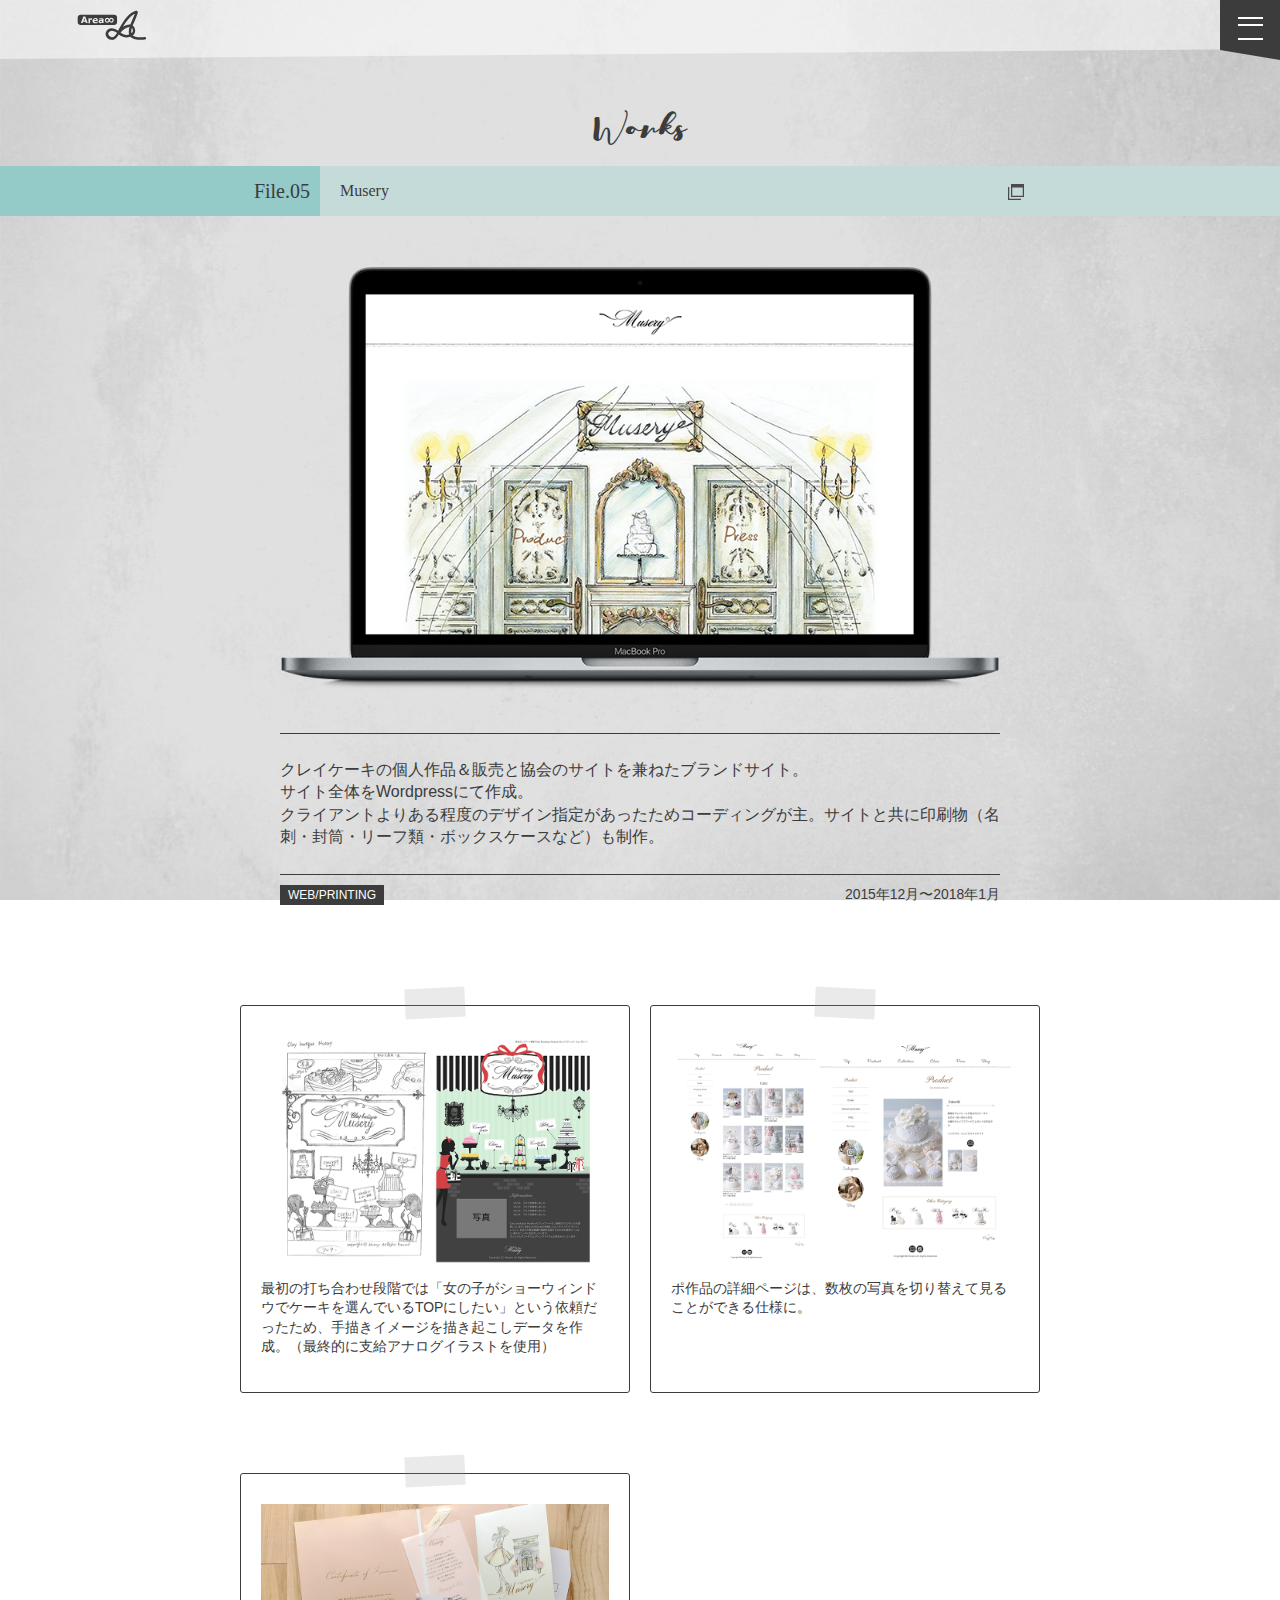
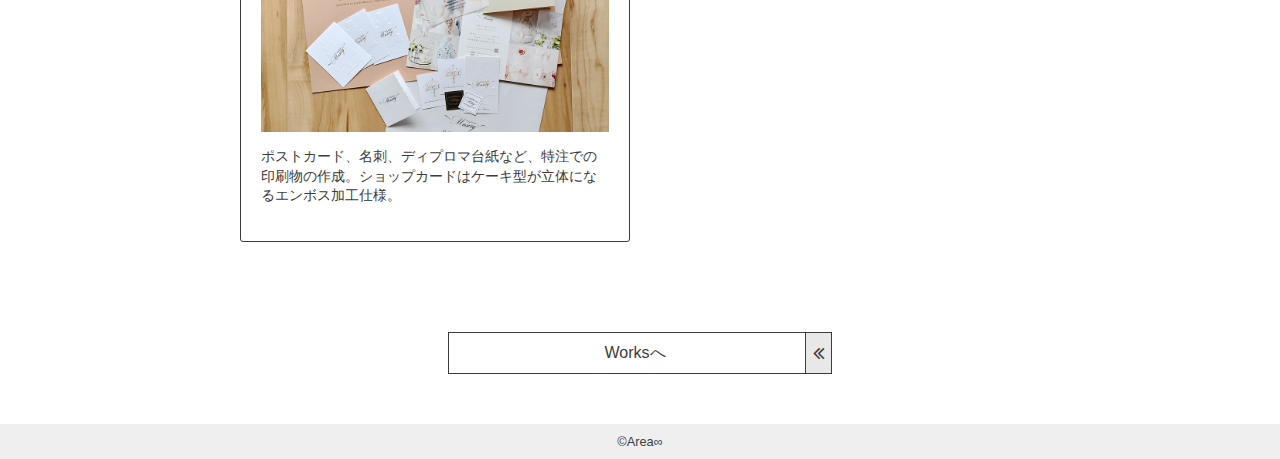
<file: docs/works/file05.html>
<!DOCTYPE html>
<html dir='ltr' itemscope='' itemtype='http://schema.org/WebPage' lang='ja' xmlns='http://www.w3.org/1999/xhtml'>
<head>
<title>File.05[Web/Printing]｜Works【Area∞】</title>
<meta content='text/html; charset=UTF-8' http-equiv='Content-Type'>
<meta content='width=device-width, height=device-height, minimum-scale=1.0, initial-scale=1.0, user-scalable=0' name='viewport'>
<meta name='description' content='まちぷらがお仕事で制作したサイト「Musery」について。'>
<meta property='og:title' content='File.05[Web/Printing]｜Works【Area∞】'>
<meta property='og:type' content='article'>
<meta property='og:locale' content='ja_JP'>
<meta property='og:url' content='https://machipura.github.io/area8/works/file05.html'>
<meta property='og:image' content='https://machipura.github.io/area8/img/og_works5.jpg'>
<meta property='og:site_name' content='Area∞'>
<meta name='twitter:card' content='summary_large_image'>
<meta name='twitter:creator' content='@machi_pura_3po'>
<link rel="stylesheet" href="https://stackpath.bootstrapcdn.com/bootstrap/4.4.1/css/bootstrap.min.css" integrity="sha384-Vkoo8x4CGsO3+Hhxv8T/Q5PaXtkKtu6ug5TOeNV6gBiFeWPGFN9MuhOf23Q9Ifjh" crossorigin="anonymous">
<link rel='stylesheet' href='../css/style.css' media='all'>
<link rel="shortcut icon" type="image/x-icon" href="../favicon.svg">
<!--[if IE]> <script> (function() { var html5 = ("abbr,article,aside,audio,canvas,datalist,details," + "figure,footer,header,hgroup,mark,menu,meter,nav,output," + "progress,section,time,video").split(','); for (var i = 0; i < html5.length; i++) { document.createElement(html5[i]); } try { document.execCommand('BackgroundImageCache', false, true); } catch(e) {} })(); </script> <![endif]-->
<base target='_self'/>
<!-- GTM -->
<script>(function(w,d,s,l,i){w[l]=w[l]||[];w[l].push({'gtm.start':
new Date().getTime(),event:'gtm.js'});var f=d.getElementsByTagName(s)[0],
j=d.createElement(s),dl=l!='dataLayer'?'&l='+l:'';j.async=true;j.src=
'https://www.googletagmanager.com/gtm.js?id='+i+dl;f.parentNode.insertBefore(j,f);
})(window,document,'script','dataLayer','GTM-MZ39MJR');</script>
<!-- /GTM -->
</head>
<body id="lh">
  <!-- GTM -->
<noscript><iframe src="https://www.googletagmanager.com/ns.html?id=GTM-MZ39MJR"
height="0" width="0" style="display:none;visibility:hidden"></iframe></noscript>
<!-- /GTM -->
<header>
    <div id="siteid"><a href="../"><img src="../img/logo_area8.svg"></a></div>
    <div class="l-drawer">
      <input class="l-drawer__checkbox" id="movecheck" type="checkbox">
      <label class="l-drawer__icon" for="movecheck"><span class="l-drawer__icon-parts"></span></label>
      <label class="l-drawer__overlay" for="movecheck"></label>
      <nav class="l-drawer__menu"><ul><li><a href="../#about">About</a></li><li><a href="./">Works</a></li><li><a href="../gallery">Gallery</a></li><li><a href="https://forms.gle/WQC3BnGyMewmPdoa6">Contact</a></li></ul></nav>
    </div>
  </header>
<section id="works">
  <div class="section__title"><span>Works</span></div>
<h1><span class="fileno">File.05</span><a href="http://www.musery.jp/" target="_blank" rel="noopener,nofollow"><span class="workname">Musery<span class="weburl"><svg xmlns="http://www.w3.org/2000/svg" x="0px" y="0px" viewBox="0 0 512 512" width="512px" height="512px"><style type="text/css">.st0{fill:#3c3c3c;}</style><g><path class="st0" d="M96,0v416h416V0H96z M472,376H136V112h336V376z" style="fill: rgb(75, 75, 75);"></path>	<polygon class="st0" points="40,472 40,296 40,136 40,96 0,96 0,512 416,512 416,472 376,472" style="fill: rgb(75, 75, 75);"></polygon></g></svg></span></span></a></h1>
<div class="maininfo">
  <p class="maininfo__image"><img src="../img/works/img-main_musery.png" alt="Webサイト「Musery」のPC表示とスマートフォン表示"></p>
  <div class="maininfo__info">
    <div class="maininfo__info-text">クレイケーキの個人作品＆販売と協会のサイトを兼ねたブランドサイト。<br>サイト全体をWordpressにて作成。<br>クライアントよりある程度のデザイン指定があったためコーディングが主。サイトと共に印刷物（名刺・封筒・リーフ類・ボックスケースなど）も制作。</div>
    <p class="maininfo__info-date"><span class="genre">WEB/PRINTING</span><span class="period">2015年12月〜2018年1月</span></p>
  </div>
</div>

    <div class="subinfo">
      <div class="sublist" aria-label="作品解説">
        <ul>
          <li class="sublist__item">
            <div class="sublist__item-img"><img src="../img/works/img_info_musery1.png" alt="初期のデザイン案"></div>
            <div class="sublist__item-text">最初の打ち合わせ段階では「女の子がショーウィンドウでケーキを選んでいるTOPにしたい」という依頼だったため、手描きイメージを描き起こしデータを作成。（最終的に支給アナログイラストを使用）</div>
          </li>
          <li class="sublist__item">
            <div class="sublist__item-img"><img src="../img/works/img_info_musery2.png" alt="ProductページはWordpressのカスタム投稿で作成"></div>
            <div class="sublist__item-text">ポ作品の詳細ページは、数枚の写真を切り替えて見ることができる仕様に。</div>
          </li>
          <li class="sublist__item">
            <div class="sublist__item-img"><img src="../img/works/img_info_musery3.png" alt="印刷物類"></div>
            <div class="sublist__item-text">ポストカード、名刺、ディプロマ台紙など、特注での印刷物の作成。ショップカードはケーキ型が立体になるエンボス加工仕様。</div>
          </li>
        </ul>
      </div>
    </div>

<div class="backbtn"><a href="./">Worksへ</a></div>
</section>
<footer><p>&copy;Area∞</p></footer>
<script src="https://stackpath.bootstrapcdn.com/bootstrap/4.4.1/js/bootstrap.min.js" integrity="sha384-wfSDF2E50Y2D1uUdj0O3uMBJnjuUD4Ih7YwaYd1iqfktj0Uod8GCExl3Og8ifwB6" crossorigin="anonymous"></script>
</body>
</html>
</file>
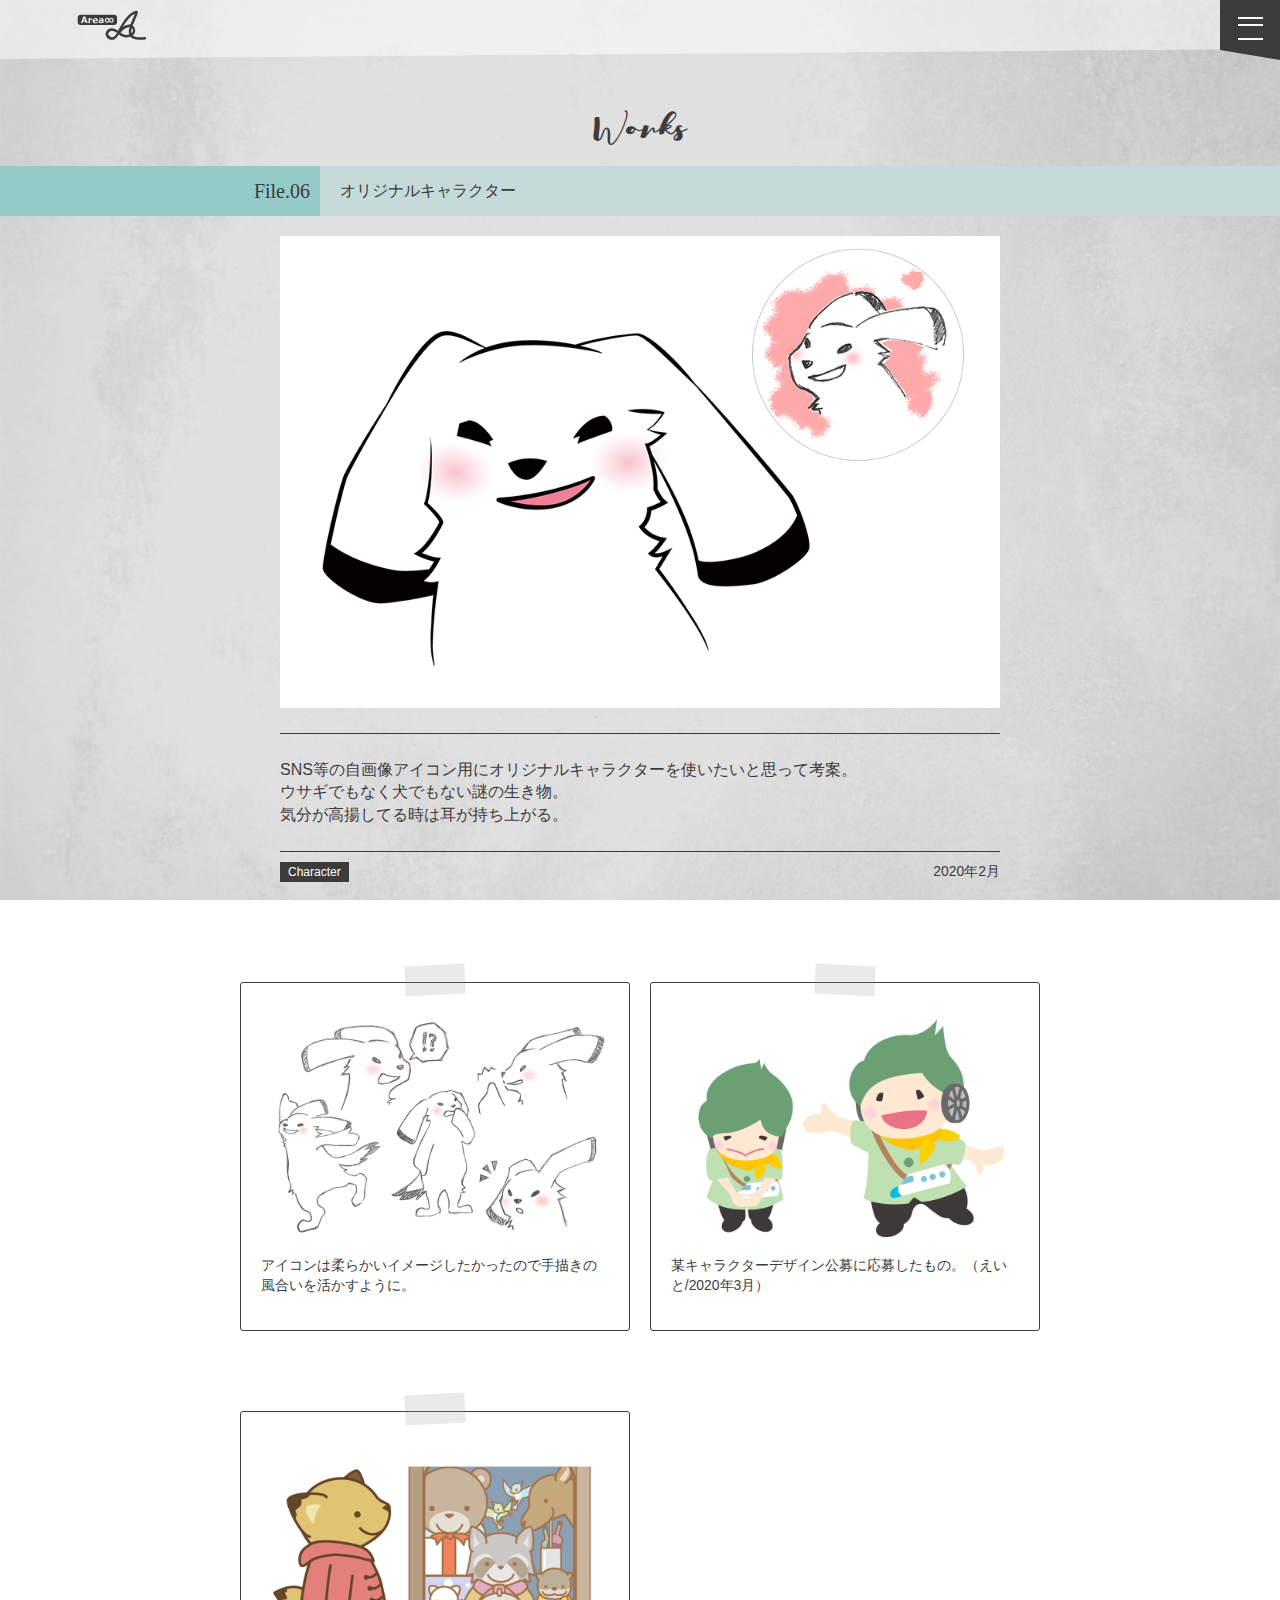
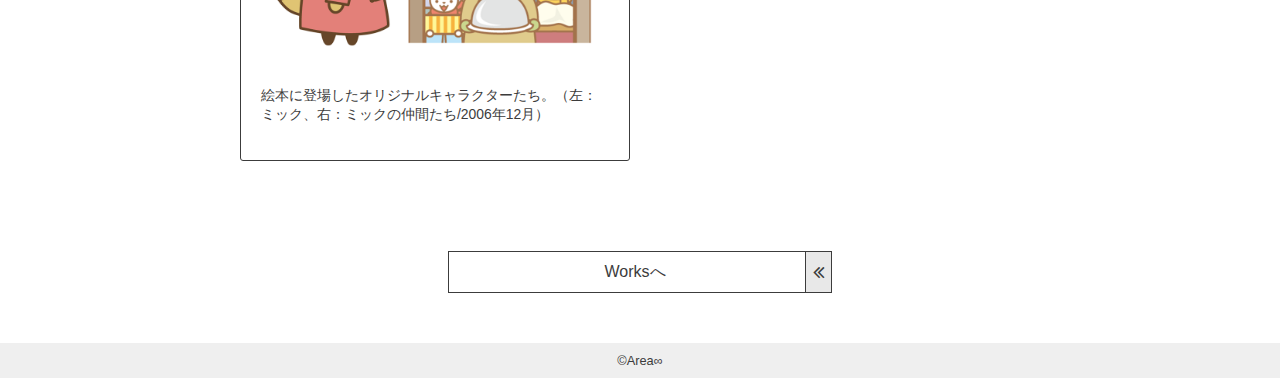
<file: docs/works/file06.html>
<!DOCTYPE html>
<html dir='ltr' itemscope='' itemtype='http://schema.org/WebPage' lang='ja' xmlns='http://www.w3.org/1999/xhtml'>
<head>
<title>File.06[Character]｜Works【Area∞】</title>
<meta content='text/html; charset=UTF-8' http-equiv='Content-Type'>
<meta content='width=device-width, height=device-height, minimum-scale=1.0, initial-scale=1.0, user-scalable=0' name='viewport'>
<meta name='description' content='まちぷらが個人的に作ったオリジナルキャラクターについて。'>
<meta property='og:title' content='File.06[Character]｜Works【Area∞】'>
<meta property='og:type' content='article'>
<meta property='og:locale' content='ja_JP'>
<meta property='og:url' content='https://machipura.github.io/area8/works/file06.html'>
<meta property='og:image' content='https://machipura.github.io/area8/img/og_works6.jpg'>
<meta property='og:site_name' content='Area∞'>
<meta name='twitter:card' content='summary_large_image'>
<meta name='twitter:creator' content='@machi_pura_3po'>
<link rel="stylesheet" href="https://stackpath.bootstrapcdn.com/bootstrap/4.4.1/css/bootstrap.min.css" integrity="sha384-Vkoo8x4CGsO3+Hhxv8T/Q5PaXtkKtu6ug5TOeNV6gBiFeWPGFN9MuhOf23Q9Ifjh" crossorigin="anonymous">
<link rel='stylesheet' href='../css/style.css' media='all'>
<link rel="shortcut icon" type="image/x-icon" href="../favicon.svg">
<!--[if IE]> <script> (function() { var html5 = ("abbr,article,aside,audio,canvas,datalist,details," + "figure,footer,header,hgroup,mark,menu,meter,nav,output," + "progress,section,time,video").split(','); for (var i = 0; i < html5.length; i++) { document.createElement(html5[i]); } try { document.execCommand('BackgroundImageCache', false, true); } catch(e) {} })(); </script> <![endif]-->
<base target='_self'/>
<!-- GTM -->
<script>(function(w,d,s,l,i){w[l]=w[l]||[];w[l].push({'gtm.start':
new Date().getTime(),event:'gtm.js'});var f=d.getElementsByTagName(s)[0],
j=d.createElement(s),dl=l!='dataLayer'?'&l='+l:'';j.async=true;j.src=
'https://www.googletagmanager.com/gtm.js?id='+i+dl;f.parentNode.insertBefore(j,f);
})(window,document,'script','dataLayer','GTM-MZ39MJR');</script>
<!-- /GTM -->
</head>
<body id="lh">
  <!-- GTM -->
<noscript><iframe src="https://www.googletagmanager.com/ns.html?id=GTM-MZ39MJR"
height="0" width="0" style="display:none;visibility:hidden"></iframe></noscript>
<!-- /GTM -->
<header>
    <div id="siteid"><a href="../"><img src="../img/logo_area8.svg"></a></div>
    <div class="l-drawer">
      <input class="l-drawer__checkbox" id="movecheck" type="checkbox">
      <label class="l-drawer__icon" for="movecheck"><span class="l-drawer__icon-parts"></span></label>
      <label class="l-drawer__overlay" for="movecheck"></label>
      <nav class="l-drawer__menu"><ul><li><a href="../#about">About</a></li><li><a href="./">Works</a></li><li><a href="../gallery">Gallery</a></li><li><a href="https://forms.gle/WQC3BnGyMewmPdoa6">Contact</a></li></ul></nav>
    </div>
  </header>
<section id="works">
  <div class="section__title"><span>Works</span></div>
<h1><span class="fileno">File.06</span><span class="workname nolink">オリジナルキャラクター</span></h1>
<div class="maininfo">
  <p class="maininfo__image"><img src="../img/works/img-main_character.png" alt="オリジナルキャラクター"></p>
  <div class="maininfo__info">
    <div class="maininfo__info-text">SNS等の自画像アイコン用にオリジナルキャラクターを使いたいと思って考案。<br>ウサギでもなく犬でもない謎の生き物。<br>気分が高揚してる時は耳が持ち上がる。</div>
    <p class="maininfo__info-date"><span class="genre">Character</span><span class="period">2020年2月</span></p>
  </div>
</div>

  <div class="subinfo">
    <div class="sublist" aria-label="作品解説">
      <ul>
        <li class="sublist__item">
          <div class="sublist__item-img"><img src="../img/works/img_info_character1.png" alt="手描きの風合いをそのまま活かす"></div>
          <div class="sublist__item-text">アイコンは柔らかいイメージしたかったので手描きの風合いを活かすように。</div>
        </li>
        <li class="sublist__item">
          <div class="sublist__item-img"><img src="../img/works/img_info_character3.png" alt="某キャラクターデザイン公募に応募したもの"></div>
          <div class="sublist__item-text">某キャラクターデザイン公募に応募したもの。（えいと/2020年3月）</div>
        </li>
        <li class="sublist__item">
          <div class="sublist__item-img"><img src="../img/works/img_info_character2.png" alt="絵本に登場したオリジナルキャラクター"></div>
          <div class="sublist__item-text">絵本に登場したオリジナルキャラクターたち。（左：ミック、右：ミックの仲間たち/2006年12月）</div>
        </li>
      </ul>
    </div>
  </div>

<div class="backbtn"><a href="./">Worksへ</a></div>
</section>
<footer><p>&copy;Area∞</p></footer>
<script src="https://stackpath.bootstrapcdn.com/bootstrap/4.4.1/js/bootstrap.min.js" integrity="sha384-wfSDF2E50Y2D1uUdj0O3uMBJnjuUD4Ih7YwaYd1iqfktj0Uod8GCExl3Og8ifwB6" crossorigin="anonymous"></script>
</body>
</html>
</file>
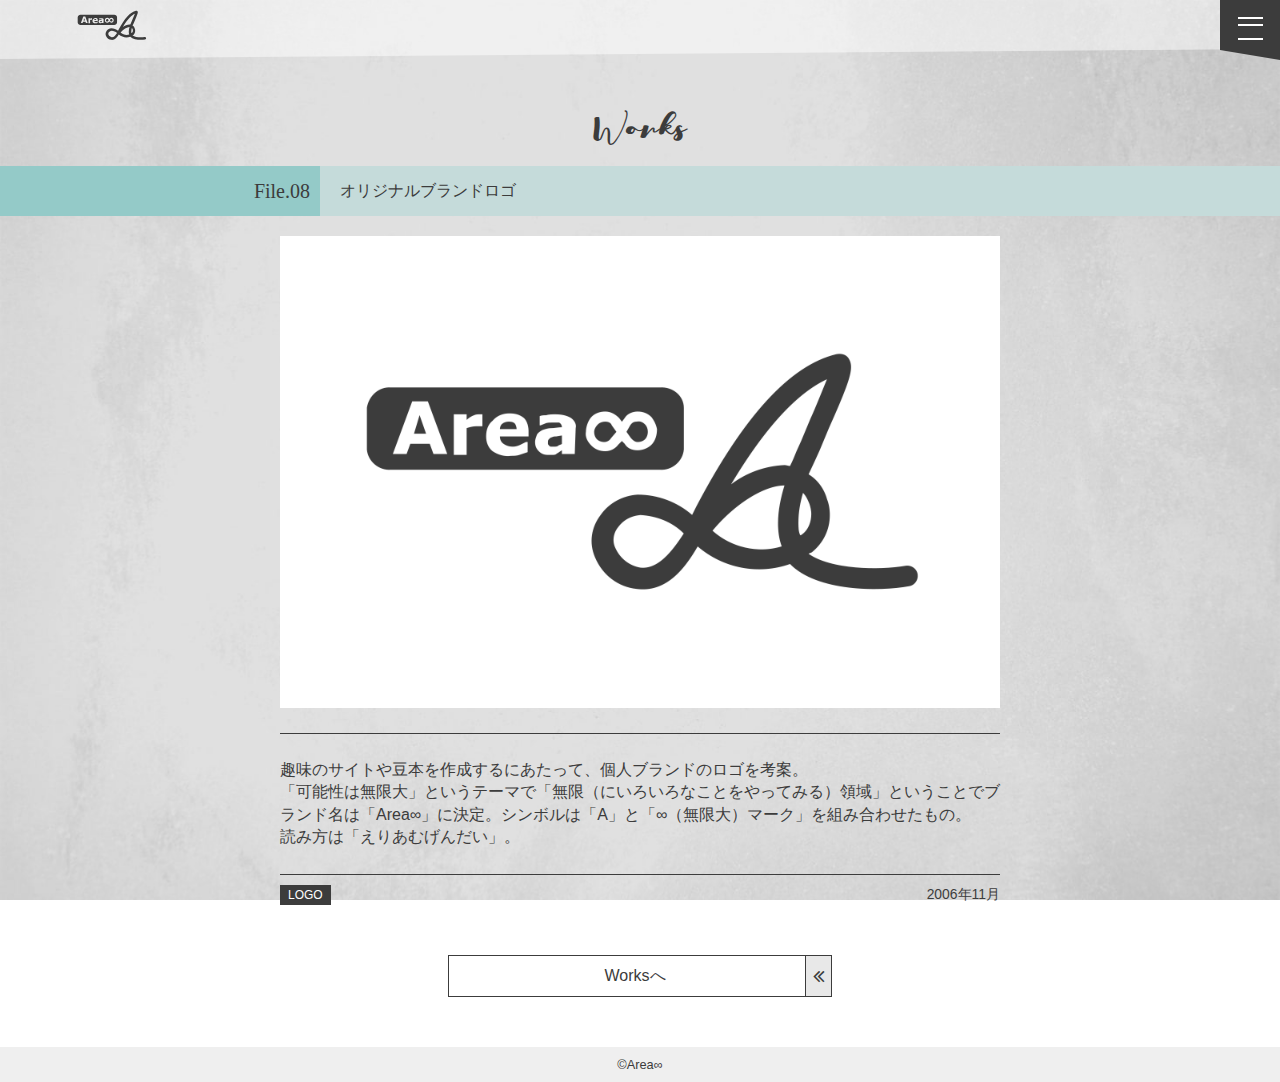
<file: docs/works/file08.html>
<!DOCTYPE html>
<html dir='ltr' itemscope='' itemtype='http://schema.org/WebPage' lang='ja' xmlns='http://www.w3.org/1999/xhtml'>
<head>
<title>File.08[Logo]｜Works【Area∞】</title>
<meta content='text/html; charset=UTF-8' http-equiv='Content-Type'>
<meta content='width=device-width, height=device-height, minimum-scale=1.0, initial-scale=1.0, user-scalable=0' name='viewport'>
<meta name='description' content='まちぷらが作ったオリジナルロゴについて。'>
<meta property='og:title' content='File.08[Logo]｜Works【Area∞】'>
<meta property='og:type' content='article'>
<meta property='og:locale' content='ja_JP'>
<meta property='og:url' content='https://machipura.github.io/area8/works/file08.html'>
<meta property='og:image' content='https://machipura.github.io/area8/img/og_works8.jpg'>
<meta property='og:site_name' content='Area∞'>
<meta name='twitter:card' content='summary_large_image'>
<meta name='twitter:creator' content='@machi_pura_3po'>
<link rel="stylesheet" href="https://stackpath.bootstrapcdn.com/bootstrap/4.4.1/css/bootstrap.min.css" integrity="sha384-Vkoo8x4CGsO3+Hhxv8T/Q5PaXtkKtu6ug5TOeNV6gBiFeWPGFN9MuhOf23Q9Ifjh" crossorigin="anonymous">
<link rel='stylesheet' href='../css/style.css' media='all'>
<link rel="shortcut icon" type="image/x-icon" href="../favicon.svg">
<!--[if IE]> <script> (function() { var html5 = ("abbr,article,aside,audio,canvas,datalist,details," + "figure,footer,header,hgroup,mark,menu,meter,nav,output," + "progress,section,time,video").split(','); for (var i = 0; i < html5.length; i++) { document.createElement(html5[i]); } try { document.execCommand('BackgroundImageCache', false, true); } catch(e) {} })(); </script> <![endif]-->
<base target='_self'/>
<!-- GTM -->
<script>(function(w,d,s,l,i){w[l]=w[l]||[];w[l].push({'gtm.start':
new Date().getTime(),event:'gtm.js'});var f=d.getElementsByTagName(s)[0],
j=d.createElement(s),dl=l!='dataLayer'?'&l='+l:'';j.async=true;j.src=
'https://www.googletagmanager.com/gtm.js?id='+i+dl;f.parentNode.insertBefore(j,f);
})(window,document,'script','dataLayer','GTM-MZ39MJR');</script>
<!-- /GTM -->
</head>
<body id="lh">
  <!-- GTM -->
<noscript><iframe src="https://www.googletagmanager.com/ns.html?id=GTM-MZ39MJR"
height="0" width="0" style="display:none;visibility:hidden"></iframe></noscript>
<!-- /GTM -->
<header>
    <div id="siteid"><a href="../"><img src="../img/logo_area8.svg"></a></div>
    <div class="l-drawer">
      <input class="l-drawer__checkbox" id="movecheck" type="checkbox">
      <label class="l-drawer__icon" for="movecheck"><span class="l-drawer__icon-parts"></span></label>
      <label class="l-drawer__overlay" for="movecheck"></label>
      <nav class="l-drawer__menu"><ul><li><a href="../#about">About</a></li><li><a href="./">Works</a></li><li><a href="../gallery">Gallery</a></li><li><a href="https://forms.gle/WQC3BnGyMewmPdoa6">Contact</a></li></ul></nav>
    </div>
  </header>
<section id="works">
  <div class="section__title"><span>Works</span></div>
<h1><span class="fileno">File.08</span><span class="workname nolink">オリジナルブランドロゴ</span></h1>
<div class="maininfo">
  <p class="maininfo__image"><img src="../img/works/img-main_logo.png" alt="Webサイト「オリジナル絵本」のPC表示とスマートフォン表示"></p>
  <div class="maininfo__info">
    <div class="maininfo__info-text">趣味のサイトや豆本を作成するにあたって、個人ブランドのロゴを考案。<br>「可能性は無限大」というテーマで「無限（にいろいろなことをやってみる）領域」ということでブランド名は「Area∞」に決定。シンボルは「A」と「∞（無限大）マーク」を組み合わせたもの。<br>読み方は「えりあむげんだい」。</div>
    <p class="maininfo__info-date"><span class="genre">LOGO</span><span class="period">2006年11月</span></p>
  </div>
</div>

<div class="backbtn"><a href="./">Worksへ</a></div>
</section>
<footer><p>&copy;Area∞</p></footer>
<script src="https://stackpath.bootstrapcdn.com/bootstrap/4.4.1/js/bootstrap.min.js" integrity="sha384-wfSDF2E50Y2D1uUdj0O3uMBJnjuUD4Ih7YwaYd1iqfktj0Uod8GCExl3Og8ifwB6" crossorigin="anonymous"></script>
</body>
</html>
</file>
<file: docs/css/style.css>
@charset "UTF-8";
@import url("https://stackpath.bootstrapcdn.com/font-awesome/4.7.0/css/font-awesome.min.css");
@import url("https://fonts.googleapis.com/css2?family=Barlow+Semi+Condensed:wght@500&display=swap");
@font-face {
  font-family: "rich";
  src: url(../font/Rich.ttf) format("truetype");
}

ul, li, dl, dt, dd, h1 {
  margin: 0;
  padding: 0;
}

p {
  margin-bottom: 0;
  margin-block-start: 0;
  margin-block-end: 0;
}

html {
  scroll-behavior: smooth;
}

a {
  color: #19BA95;
}

a:hover {
  color: #67e5c8;
  opacity: .8;
  text-decoration: none;
}

.modal-overlay:hover {
  opacity: 1;
}

img {
  max-width: 100%;
}

.sp-width, .about__profile, .about__skill .skill-list {
  margin: auto;
  width: 82%;
}

.backbtn, .more {
  margin: 50px auto 20px;
}

@media screen and (min-width: 769px) {
  .backbtn, .more {
    margin: 50px auto;
  }
}

.backbtn a, .more a {
  border: 1px solid #3c3c3c;
  color: #3c3c3c;
  display: block;
  line-height: 40px;
  margin: auto;
  padding-right: 10px;
  position: relative;
  text-align: center;
  width: 45%;
}

@media screen and (min-width: 769px) {
  .backbtn a, .more a {
    width: 30%;
  }
}

.backbtn a::after, .more a::after {
  background: rgba(180, 180, 180, 0.3);
  border-left: 1px solid;
  font-family: "FontAwesome";
  font-size: 1.25rem;
  padding: 0 7px;
  position: absolute;
  right: 0;
}

.more a::after {
  content: "\f105";
}

.backbtn a::after {
  content: "\f100";
}

.totop__button {
  border: 1px solid #3c3c3c;
  border-radius: 50%;
  color: #3c3c3c !important;
  display: block;
  height: 55px;
  line-height: 60px;
  margin: auto 3% 3% auto;
  position: -webkit-sticky;
  position: sticky;
  top: 90%;
  text-align: center;
  width: 55px;
}

.totop__button::before {
  content: "\f106";
  font-family: FontAwesome;
  height: 18px;
  line-height: 20px;
  margin-left: -5px;
  position: absolute;
  left: 50%;
}

.tohome {
  margin: 25px auto;
}

.tohome a {
  color: #3c3c3c;
  display: block;
  height: 70px;
  font-family: 'Barlow Semi Condensed', sans-serif;
  margin: auto;
  position: relative;
  width: 70px;
}

.tohome a span {
  position: absolute;
  bottom: 15px;
  left: 25%;
}

.modal-wrapper {
  bottom: 0;
  left: 0;
  position: fixed;
  right: 0;
  top: 0;
  text-align: center;
  z-index: 999;
}

.modal-wrapper:not(:target) {
  opacity: 0;
  transition: opacity .3s, visibility .3s;
  visibility: hidden;
}

.modal-wrapper:target {
  opacity: 1;
  transition: opacity .4s, visibility .4s;
  visibility: visible;
}

.modal-wrapper::after {
  content: "";
  display: inline-block;
  height: 100%;
  margin-left: -.05em;
  vertical-align: middle;
}

.modal-content {
  background: none;
  border: none;
  box-sizing: border-box;
  display: inline-block;
  max-width: 500px;
  padding: 0;
  position: relative;
  vertical-align: middle;
  width: 90%;
  z-index: 20;
}

.modal-body {
  max-height: 90vh;
  overflow-y: auto;
  padding: 0;
}

.modal-overlay {
  background: rgba(0, 0, 0, 0.8);
  bottom: 0;
  left: 0;
  position: absolute;
  right: 0;
  top: 0;
  z-index: 10;
}

.modal-close {
  border: 1px solid #ffffff;
  color: #ffffff !important;
  font-size: 30px;
  font-weight: 700;
  height: 30px;
  line-height: 24px;
  position: absolute;
  right: 0;
  bottom: -35px;
  width: 30px;
  z-index: 20;
}

body {
  background: url(../img/background.jpg) fixed;
  background-size: cover;
  color: #3c3c3c;
  font-family: -apple-system, BlinkMacSystemFont, Roboto, "Segoe UI", "Helvetica Neue", HelveticaNeue, "游ゴシック体", YuGothic, "游ゴシック Medium", "Yu Gothic Medium", "游ゴシック", "Yu Gothic", Verdana, "メイリオ", Meiryo, sans-serif;
  line-height: 1.4;
  position: relative;
}

header {
  background-color: rgba(255, 255, 255, 0.5);
  display: flex;
  height: 49px;
  justify-content: space-between;
  left: 0;
  line-height: 50px;
  position: fixed;
  top: 0;
  width: 100%;
  z-index: 100;
}

header::before {
  border-top: 10px solid rgba(255, 255, 255, 0.5);
  border-right: 100vw solid transparent;
  bottom: -10px;
  content: "";
  height: 0;
  left: 0;
  position: absolute;
  width: 0;
}

header #siteid {
  height: auto;
  margin-left: 6%;
  width: 70px;
}

header nav ul {
  list-style: none;
  margin: 90px auto auto;
  width: 80%;
}

header nav li {
  border-bottom: 1px solid #707070;
}

header nav a {
  color: #ffffff;
  display: block;
  font-family: "游明朝体", "Yu Mincho", YuMincho, "ヒラギノ明朝 Pro", "Hiragino Mincho Pro", "MS P明朝", "MS PMincho", serif;
  font-size: 1.25rem;
  line-height: 75px;
  text-align: center;
}

.l-drawer {
  position: relative;
}

.l-drawer__checkbox {
  display: none;
}

.l-drawer__icon {
  background-color: #3c3c3c;
  cursor: pointer;
  display: block;
  height: 50px;
  position: fixed;
  right: 0;
  width: 60px;
}

.l-drawer__icon-parts, .l-drawer__icon-parts::before, .l-drawer__icon-parts::after {
  background-color: #ffffff;
  bottom: 0;
  display: block;
  height: 2px;
  left: 0;
  margin: auto;
  position: absolute;
  right: 0;
  top: 0;
  width: 25px;
}

.l-drawer__icon-parts::before, .l-drawer__icon-parts::after {
  content: "";
}

.l-drawer__icon-parts::before {
  top: 15px;
}

.l-drawer__icon-parts::after {
  top: -15px;
}

.l-drawer__icon::after {
  border-top: 10px solid #3c3c3c;
  border-left: 60px solid transparent;
  content: "";
  height: 0;
  width: 0;
  position: absolute;
  bottom: -10px;
  right: 0;
}

.l-drawer__overlay {
  background: #3c3c3c;
  height: 100%;
  opacity: 0;
  pointer-events: none;
  position: fixed;
  top: 0;
  right: 0;
  width: 100%;
}

.l-drawer__menu {
  background: #3c3c3c;
  color: #ffffff;
  height: 100vh;
  max-width: 100%;
  position: fixed;
  right: -320px;
  top: 0;
  width: 320px;
}

.l-drawer__icon {
  z-index: 4;
}

.l-drawer__menu {
  z-index: 3;
}

.l-drawer__overlay {
  z-index: 2;
}

.l-drawer__checkbox:checked ~ .l-drawer__icon .l-drawer__icon-parts {
  background: transparent;
}

.l-drawer__checkbox:checked ~ .l-drawer__icon .l-drawer__icon-parts::before {
  -webkit-transform: rotate(-45deg);
  transform: rotate(45deg);
  top: 0;
}

.l-drawer__checkbox:checked ~ .l-drawer__icon .l-drawer__icon-parts::after {
  -webkit-transform: rotate(45deg);
  transform: rotate(-45deg);
  top: 0;
}

.l-drawer__checkbox:checked ~ .l-drawer__overlay {
  opacity: .5;
  pointer-events: auto;
}

.l-drawer__checkbox:checked ~ .l-drawer__menu {
  right: 0;
}

.l-drawer__icon-parts, .l-drawer__icon-parts::before, .l-drawer__icon-parts::after, .l-drawer__overlay, .l-drawer__menu {
  -webkit-transition: all .7s;
  transition: all .7s;
}

footer {
  background: #efefef;
  font-size: .8rem;
  height: 35px;
  line-height: 35px;
  text-align: center;
}

.subinfo-slide {
  margin: auto;
  padding: 40px 0;
  min-height: 58vh;
  position: relative;
  width: 88%;
  max-width: 600px;
}

@media screen and (min-width: 769px) {
  .subinfo-slide {
    min-height: 60vh;
  }
}

.subinfo-slide__in {
  display: flex;
  flex-wrap: wrap;
  justify-content: center;
}

.subinfo-slide__in .view {
  position: absolute;
  top: 0;
  left: 0;
  opacity: 0;
  transition: .5s;
  z-index: 0;
  animation: slide 35s infinite;
  /* (a+b)×c=x */
  opacity: 0;
}

.subinfo-slide .view {
  display: block;
  width: 100%;
  height: auto;
}

.subinfo-slide input {
  display: none;
}

.subinfo-slide label .nav {
  display: block;
  width: 25px;
  height: 25px;
  padding: 7px;
  margin: 58vh 0 0;
  border-radius: 100%;
  cursor: pointer;
  position: relative;
  z-index: 10;
}

@media screen and (min-width: 769px) {
  .subinfo-slide label .nav {
    margin-top: 60vh;
  }
}

.subinfo-slide label .nav::before {
  content: "";
  display: block;
  width: 100%;
  height: 100%;
  background: #999;
  opacity: 0.5;
  border-radius: 100%;
  animation: slidebutton 35s infinite;
}

input:nth-of-type(1):checked ~ .subinfo-slide__in label:nth-of-type(1) .nav::before,
input:nth-of-type(2):checked ~ .subinfo-slide__in label:nth-of-type(2) .nav::before,
input:nth-of-type(3):checked ~ .subinfo-slide__in label:nth-of-type(3) .nav::before,
input:nth-of-type(4):checked ~ .subinfo-slide__in label:nth-of-type(4) .nav::before,
input:nth-of-type(5):checked ~ .subinfo-slide__in label:nth-of-type(5) .nav::before,
input:nth-of-type(6):checked ~ .subinfo-slide__in label:nth-of-type(6) .nav::before,
input:nth-of-type(7):checked ~ .subinfo-slide__in label:nth-of-type(7) .nav::before,
input:nth-of-type(8):checked ~ .subinfo-slide__in label:nth-of-type(8) .nav::before,
input:nth-of-type(9):checked ~ .subinfo-slide__in label:nth-of-type(9) .nav::before,
input:nth-of-type(10):checked ~ .subinfo-slide__in label:nth-of-type(10) .nav::before {
  background: #3c3c3c;
  opacity: 1;
}

@keyframes slidebutton {
  0% {
    opacity: 0.5;
    background: #999;
  }
  1.43% {
    opacity: 1;
    background: #3c3c3c;
  }
  /* b÷x×100=y */
  10% {
    opacity: 1;
    background: #3c3c3c;
  }
  /* 100÷c=z */
  11.43% {
    opacity: 0.5;
    background: #999;
  }
  /* y+z */
}

.subinfo-slide label:nth-of-type(2) .nav::before, .subinfo-slide label:nth-of-type(2) .view {
  animation-delay: 3.5s;
}

.subinfo-slide label:nth-of-type(3) .nav::before, .subinfo-slide label:nth-of-type(3) .view {
  animation-delay: 7s;
}

.subinfo-slide label:nth-of-type(4) .nav::before, .subinfo-slide label:nth-of-type(4) .view {
  animation-delay: 10.5s;
}

.subinfo-slide label:nth-of-type(5) .nav::before, .subinfo-slide label:nth-of-type(5) .view {
  animation-delay: 14s;
}

.subinfo-slide label:nth-of-type(6) .nav::before, .subinfo-slide label:nth-of-type(6) .view {
  animation-delay: 17.5s;
}

.subinfo-slide label:nth-of-type(7) .nav::before, .subinfo-slide label:nth-of-type(7) .view {
  animation-delay: 21s;
}

.subinfo-slide label:nth-of-type(8) .nav::before, .subinfo-slide label:nth-of-type(8) .view {
  animation-delay: 24.5s;
}

.subinfo-slide label:nth-of-type(9) .nav::before, .subinfo-slide label:nth-of-type(9) .view {
  animation-delay: 28s;
}

.subinfo-slide label:nth-of-type(10) .nav::before, .subinfo-slide label:nth-of-type(10) .view {
  animation-delay: 31.5s;
}

input:nth-of-type(1):checked ~ .subinfo-slide__in label:nth-of-type(1) .view,
input:nth-of-type(2):checked ~ .subinfo-slide__in label:nth-of-type(2) .view,
input:nth-of-type(3):checked ~ .subinfo-slide__in label:nth-of-type(3) .view,
input:nth-of-type(4):checked ~ .subinfo-slide__in label:nth-of-type(4) .view,
input:nth-of-type(5):checked ~ .subinfo-slide__in label:nth-of-type(5) .view,
input:nth-of-type(6):checked ~ .subinfo-slide__in label:nth-of-type(6) .view,
input:nth-of-type(7):checked ~ .subinfo-slide__in label:nth-of-type(7) .view,
input:nth-of-type(8):checked ~ .subinfo-slide__in label:nth-of-type(8) .view,
input:nth-of-type(9):checked ~ .subinfo-slide__in label:nth-of-type(9) .view,
input:nth-of-type(10):checked ~ .subinfo-slide__in label:nth-of-type(10) .view {
  opacity: 1;
  z-index: 1;
}

@keyframes slide {
  0% {
    opacity: 0;
  }
  1.43% {
    opacity: 1;
    z-index: 1;
  }
  /* b÷x×100=y */
  10% {
    opacity: 1;
  }
  /* 100÷c=z */
  11.43% {
    opacity: 0;
    z-index: 0;
  }
  /* y+z */
}

input:checked ~ .subinfo-slide__in .view, input:checked ~ .subinfo-slide__in .nav::before {
  animation: none;
}

.subinfo-slide__in:hover .view, .subinfo-slide__in:hover .nav::before {
  animation-play-state: paused;
  /* マウスを載せると一時停止 */
}

.slide__text {
  display: block;
  margin-top: 10px;
}

.worklist {
  display: flex;
  flex-wrap: wrap;
  justify-content: space-between;
  list-style: none;
  margin: 40px auto auto;
  width: 90%;
  max-width: 900px;
}

@media screen and (min-width: 769px) {
  .worklist {
    margin-top: 60px;
  }
}

.worklist a {
  background-color: #ffffff;
  box-shadow: 0 1px 2px #79797a;
  border-radius: 3px;
  color: #707070;
  display: block;
  margin-bottom: 30px;
  position: relative;
  width: calc(100%/2.05);
}

@media screen and (min-width: 769px) {
  .worklist a {
    width: calc(100%/4.3);
    margin-bottom: 50px;
  }
}

.worklist a::before {
  background: url(../img/icon_stamp.svg);
  content: "";
  display: block;
  height: 30px;
  margin-left: -17px;
  position: absolute;
  left: 50%;
  top: -15px;
  width: 30px;
}

@media screen and (min-width: 769px) {
  .worklist a::before {
    height: 40px;
    margin-left: -20px;
    top: -25px;
    width: 40px;
  }
}

.worklist a li {
  padding: 15px 10px 15px;
}

.worklist a span {
  display: block;
  font-family: "游明朝体", "Yu Mincho", YuMincho, "ヒラギノ明朝 Pro", "Hiragino Mincho Pro", "MS P明朝", "MS PMincho", serif;
  font-size: 0.75rem;
  margin-bottom: 5px;
}

.worklist__img {
  border: 1px solid #efefef;
  margin-bottom: 15px;
}

.worklist__text {
  font-size: 0.87rem;
  line-height: 1.2;
}

#works h1 {
  display: flex;
  font-family: "游明朝体", "Yu Mincho", YuMincho, "ヒラギノ明朝 Pro", "Hiragino Mincho Pro", "MS P明朝", "MS PMincho", serif;
  font-size: 0.93rem;
  align-items: center;
  line-height: 36px;
  width: 100%;
}

@media screen and (min-width: 769px) {
  #works h1 {
    font-size: 1rem;
    line-height: 50px;
  }
}

#works h1 a, #works h1 .nolink {
  color: #3c3c3c;
  display: block;
  width: 75%;
}

#works h1 .workname {
  background: #C5DBDA;
  padding: 0 20px;
  display: flex;
  justify-content: space-between;
}

@media screen and (min-width: 769px) {
  #works h1 .workname {
    padding-right: 20vw;
  }
}

#works h1 .workname svg {
  height: 16px;
  width: 16px;
}

#works h1 .fileno {
  align-items: center;
  background: #94CAC8;
  display: flex;
  font-size: 1.25rem;
  justify-content: flex-end;
  padding-right: 10px;
  width: 25%;
}

#works .maininfo {
  margin: 20px auto auto;
  max-width: 720px;
  width: 88%;
}

#works .maininfo__info-text {
  border-top: 1px solid;
  border-bottom: 1px solid;
  margin: 25px auto 10px;
  padding: 25px 0;
}

#works .maininfo__info-date {
  display: flex;
  font-size: 0.87rem;
  justify-content: space-between;
}

#works .genre {
  align-self: center;
  background: #3c3c3c;
  color: #ffffff;
  display: inline-block;
  font-size: 0.75rem;
  height: 20px;
  line-height: 20px;
  padding: 0 8px;
}

#works .subinfo {
  margin: 60px auto auto;
}

@media screen and (min-width: 769px) {
  #works .subinfo {
    width: 800px;
  }
}

#works .sublist ul {
  list-style: none;
}

@media screen and (min-width: 769px) {
  #works .sublist ul {
    display: flex;
    flex-wrap: wrap;
    justify-content: space-between;
  }
  #works .sublist ul::after {
    width: calc(100%/2.05);
    content: "";
    display: block;
  }
}

#works .sublist__item {
  border: 1px solid;
  border-radius: 3px;
  margin: 40px auto;
  padding: 30px 10px 10px;
  position: relative;
  width: 88%;
}

@media screen and (min-width: 769px) {
  #works .sublist__item {
    margin: 40px 0;
    padding: 30px 20px 20px;
    width: calc(100%/2.05);
  }
}

#works .sublist__item::before {
  background: rgba(150, 150, 150, 0.2);
  content: "";
  height: 30px;
  left: 50%;
  margin-left: -30px;
  position: absolute;
  top: -18px;
  width: 60px;
}

#works .sublist__item:nth-child(odd)::before {
  transform: rotate(-3deg);
}

#works .sublist__item:nth-child(even)::before {
  transform: rotate(3deg);
}

#works .sublist__item-text {
  padding: 10px 5px;
}

@media screen and (min-width: 769px) {
  #works .sublist__item-text {
    font-size: 0.87rem;
    padding: 15px 0;
  }
}

#slider {
  margin: auto;
  width: 88%;
}

#gallery .caution {
  color: #707070;
  font-size: 0.87rem;
  margin-top: 25px;
  text-align: center;
}

#gallery ul {
  display: flex;
  flex-wrap: wrap;
  list-style: none;
  margin-top: 40px;
}

#gallery li {
  height: 60vh;
  flex-grow: 1;
}

#gallery li:last-child {
  flex-grow: 10;
}

@media (max-aspect-ratio: 16 / 9) {
  #gallery li {
    height: 30vh;
  }
}

#gallery img {
  max-height: 100%;
  min-width: 100%;
  object-fit: cover;
  vertical-align: bottom;
}

section {
  padding: 50px 0;
}

.section__title {
  font-size: 0.87rem;
  text-align: center;
}

.section__title span {
  display: block;
  font-family: "rich", serif;
  font-size: 2.5rem;
  margin-bottom: 10px;
}

#mainvisual {
  background: url(../img/mainimage.jpg) center;
  background-size: cover;
  height: 560px;
  position: relative;
  text-align: center;
}

@media screen and (min-width: 769px) {
  #mainvisual {
    background: url(../img/mainimage_l.jpg) center;
    background-size: cover;
  }
}

#mainvisual .intro {
  color: #ffffff;
  line-height: 2;
  font-size: 1.25rem;
  font-weight: 600;
  position: absolute;
  top: 300px;
  width: 100%;
}

#mainvisual .intro__text:nth-of-type(2) {
  margin-top: 10px;
}

@media screen and (min-width: 769px) {
  #mainvisual .intro {
    width: 400px;
    top: 25vh;
    right: 8vw;
  }
}

#mainvisual h1 {
  margin: 10px auto auto;
  width: 74px;
}

#mainvisual h1 svg {
  fill: #ffffff;
}

#poricy {
  letter-spacing: .05rem;
  line-height: 2.3;
  text-align: center;
  padding: 50px 0;
}

#poricy h2 {
  font-family: "游明朝体", "Yu Mincho", YuMincho, "ヒラギノ明朝 Pro", "Hiragino Mincho Pro", "MS P明朝", "MS PMincho", serif;
  margin-bottom: 30px;
}

#poricy p:nth-of-type(2) {
  margin-top: 10px;
}

#about {
  background: rgba(255, 255, 255, 0.6);
  padding: 70px 0;
}

@media screen and (min-width: 769px) {
  .l-about {
    display: flex;
    justify-content: space-between;
    margin: auto;
    max-width: 900px;
    width: 85%;
  }
}

.about__profile {
  margin: 30px auto;
}

@media screen and (min-width: 769px) {
  .about__profile {
    margin: 30px 0;
    width: 48%;
  }
}

.about__profile dl {
  display: flex;
  flex-wrap: wrap;
  line-height: 35px;
}

.about__profile dt {
  border-bottom: 1px solid;
  font-family: "游明朝体", "Yu Mincho", YuMincho, "ヒラギノ明朝 Pro", "Hiragino Mincho Pro", "MS P明朝", "MS PMincho", serif;
  width: 25%;
}

.about__profile dt:nth-of-type(2) {
  margin-top: 15px;
}

.about__profile dd {
  border-bottom: 1px solid;
  display: flex;
  justify-content: space-between;
  width: 75%;
}

.about__profile dd:nth-of-type(2) {
  margin-top: 15px;
}

.about__profile .sns {
  list-style: none;
}

.about__profile .sns li {
  display: inline-block;
  width: 30px;
}

.about__profile .sns li:nth-of-type(1) {
  margin-right: 5px;
}

.about__history {
  font-size: 0.93rem;
  line-height: 1.7;
  margin-top: 30px;
}

.about__skill {
  margin-top: 50px;
}

@media screen and (min-width: 769px) {
  .about__skill {
    border: 1px solid;
    margin-top: 30px;
    padding: 20px 0;
    width: 47%;
  }
}

.about__skill h3 {
  align-items: center;
  display: flex;
  font-family: "rich";
  justify-content: space-between;
  text-align: center;
}

.about__skill h3::before, .about__skill h3::after {
  border-bottom: 1px solid;
  content: "";
  display: block;
  width: 35%;
}

.about__skill .skill-list {
  display: flex;
  flex-wrap: wrap;
  list-style: none;
  margin-top: 35px;
}

@media screen and (min-width: 769px) {
  .about__skill .skill-list {
    margin-top: 10px;
    width: 95%;
  }
}

.about__skill .skill-list__step {
  padding: 0 5px;
  width: calc(100%/3);
}

.about__skill .skill-list__step li {
  font-size: 0.87rem;
  list-style: none;
  text-align: center;
}

.about__skill .skill-list span {
  display: block;
  padding-bottom: 10px;
  text-align: center;
}

.about__skill .skill-list span img {
  display: block;
  margin: auto;
  width: 77px;
}

.about__skill .skill-list__other {
  align-items: center;
  border-top: 1px dotted;
  display: flex;
  justify-content: space-between;
  margin: 25px auto auto;
  padding-top: 20px;
  position: relative;
  width: 100%;
  max-width: 500px;
}

@media screen and (min-width: 769px) {
  .about__skill .skill-list__other {
    margin: 10px auto auto;
    padding-top: 10px;
    width: 95%;
  }
}

.about__skill .skill-list__other-img {
  width: 28%;
  max-width: 90px;
  position: relative;
}

.about__skill .skill-list__other-img img {
  position: absolute;
  top: 0;
  z-index: 1;
}

.about__skill .skill-list__other-img svg {
  animation: badge 15s linear infinite;
  z-index: 0;
}

.about__skill .skill-list__other-text {
  background: linear-gradient(transparent 60%, #ffe500 0);
  font-size: 0.87rem;
  font-weight: bold;
  text-align: center;
  width: 65%;
}

@keyframes badge {
  0% {
    transform: rotate(0deg);
  }
  100% {
    transform: rotate(360deg);
  }
}

#lh #gallery, #lh #works {
  padding-top: 100px;
  padding-bottom: 0;
}
</file>
